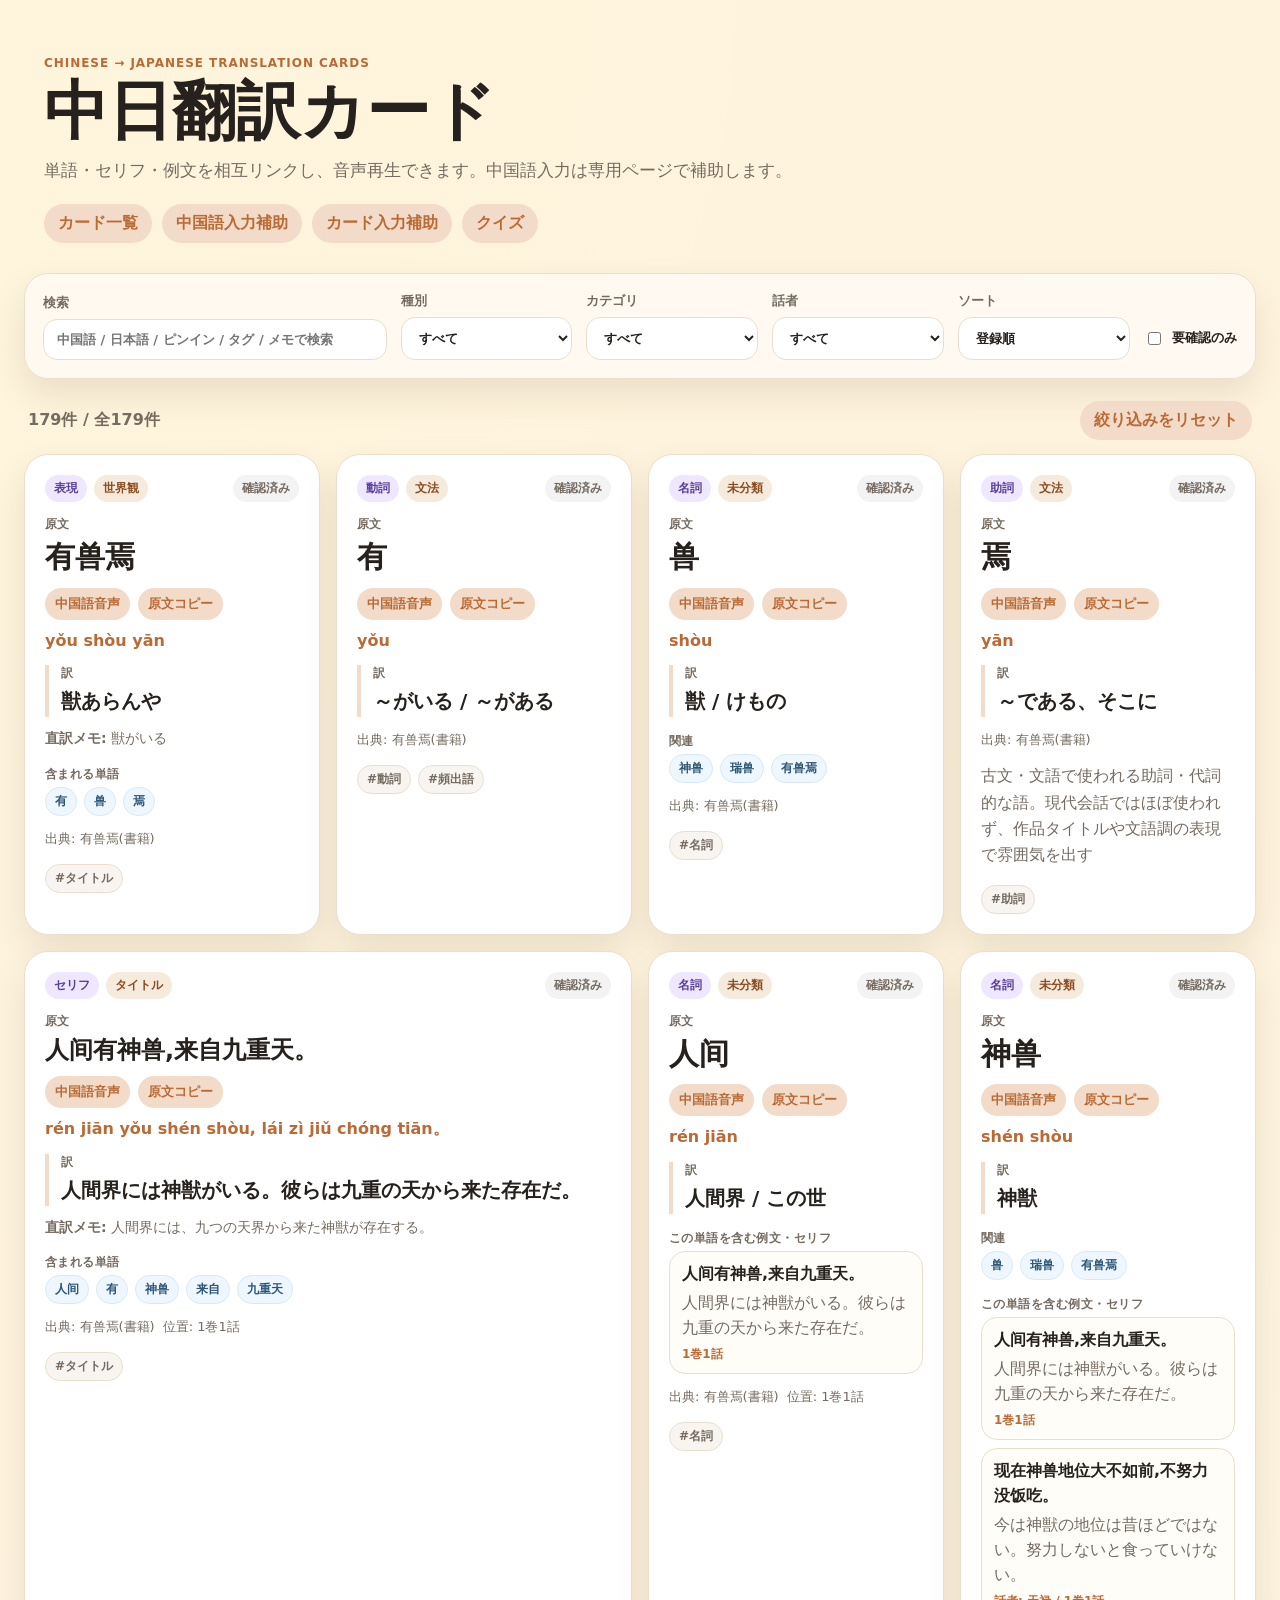
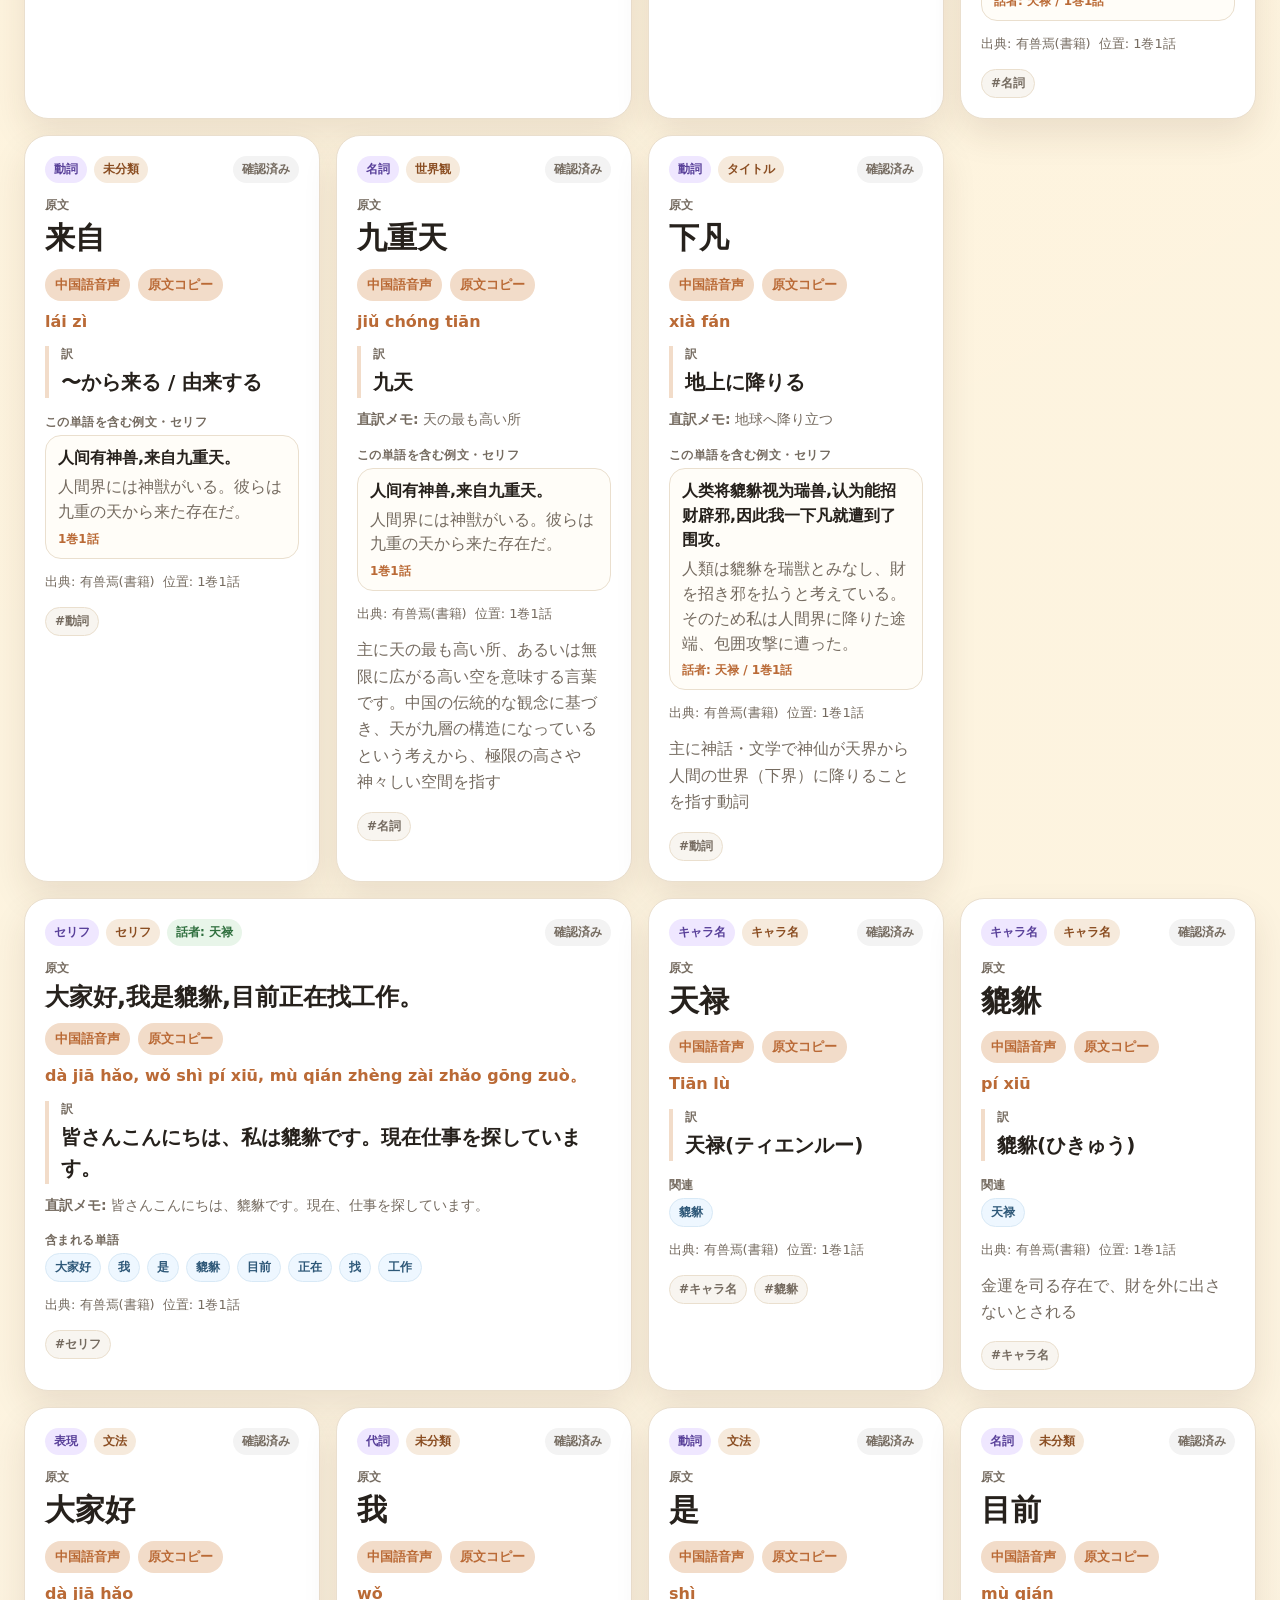
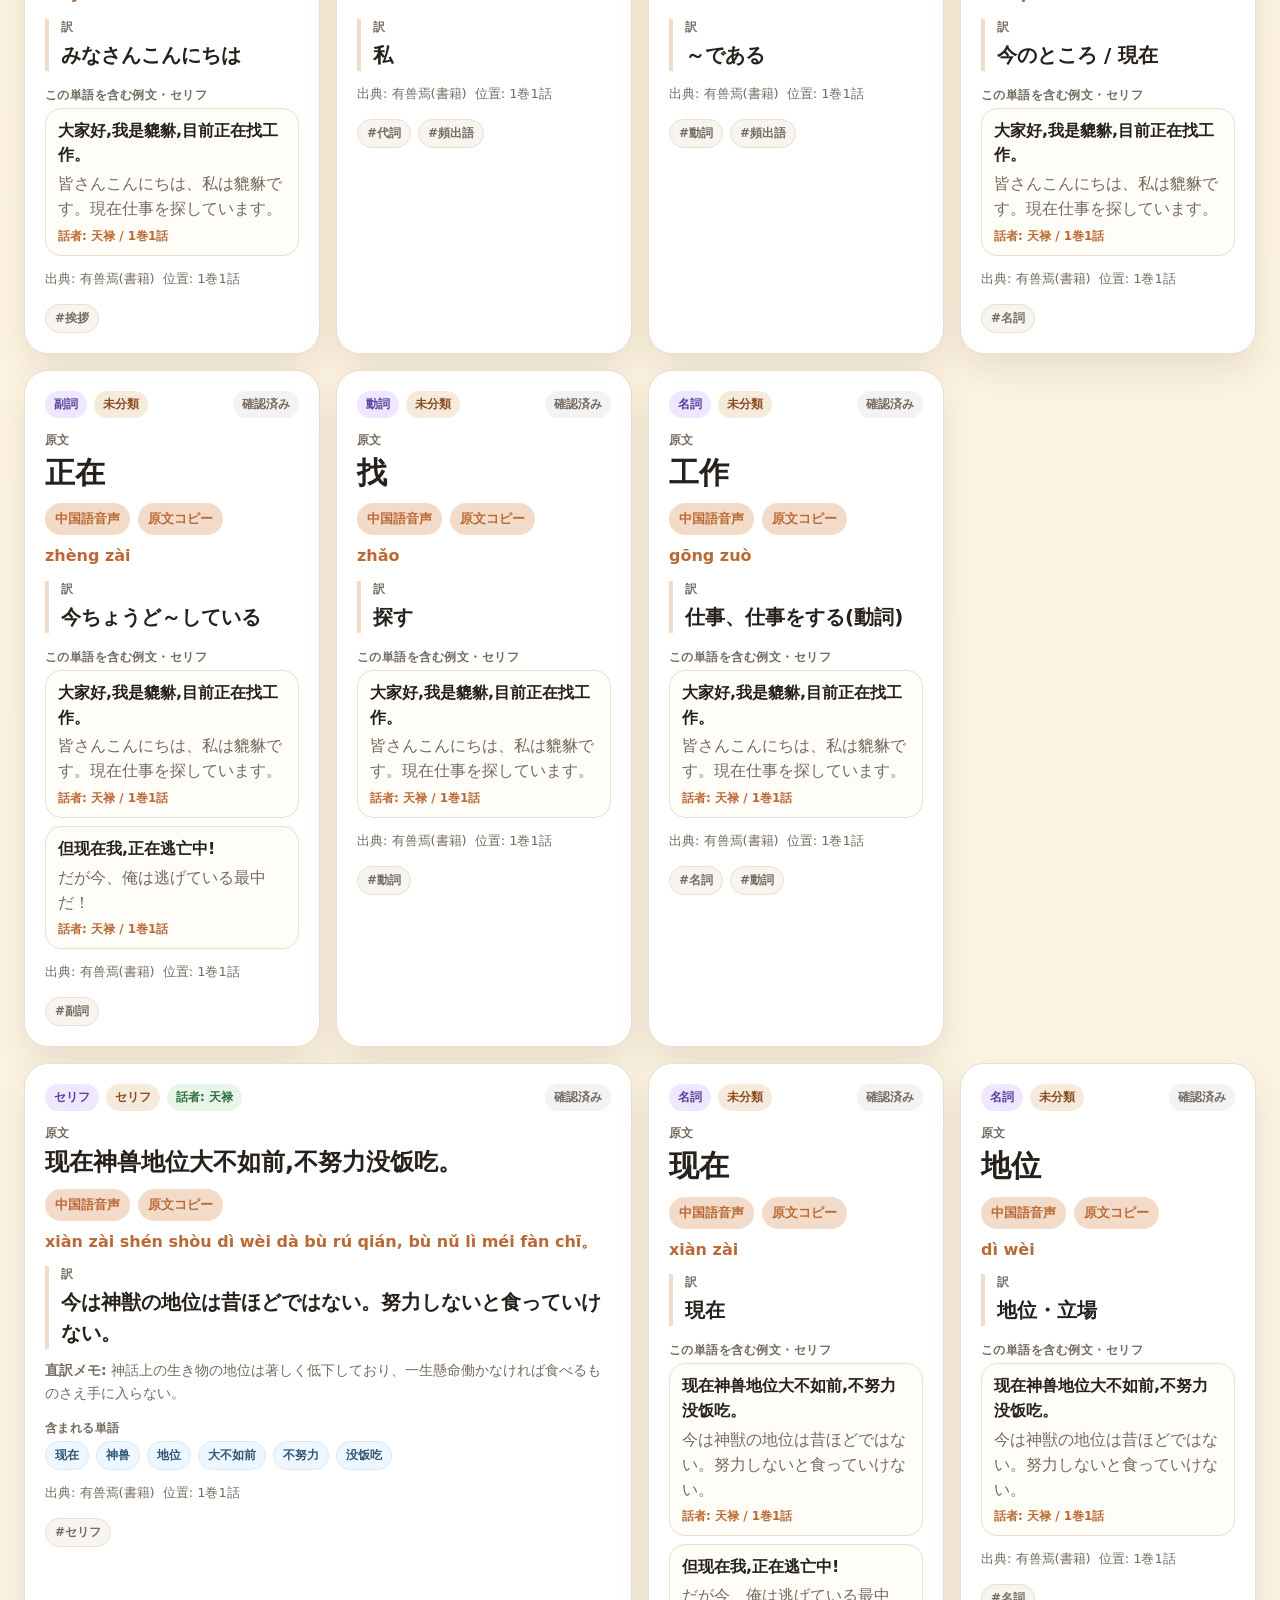
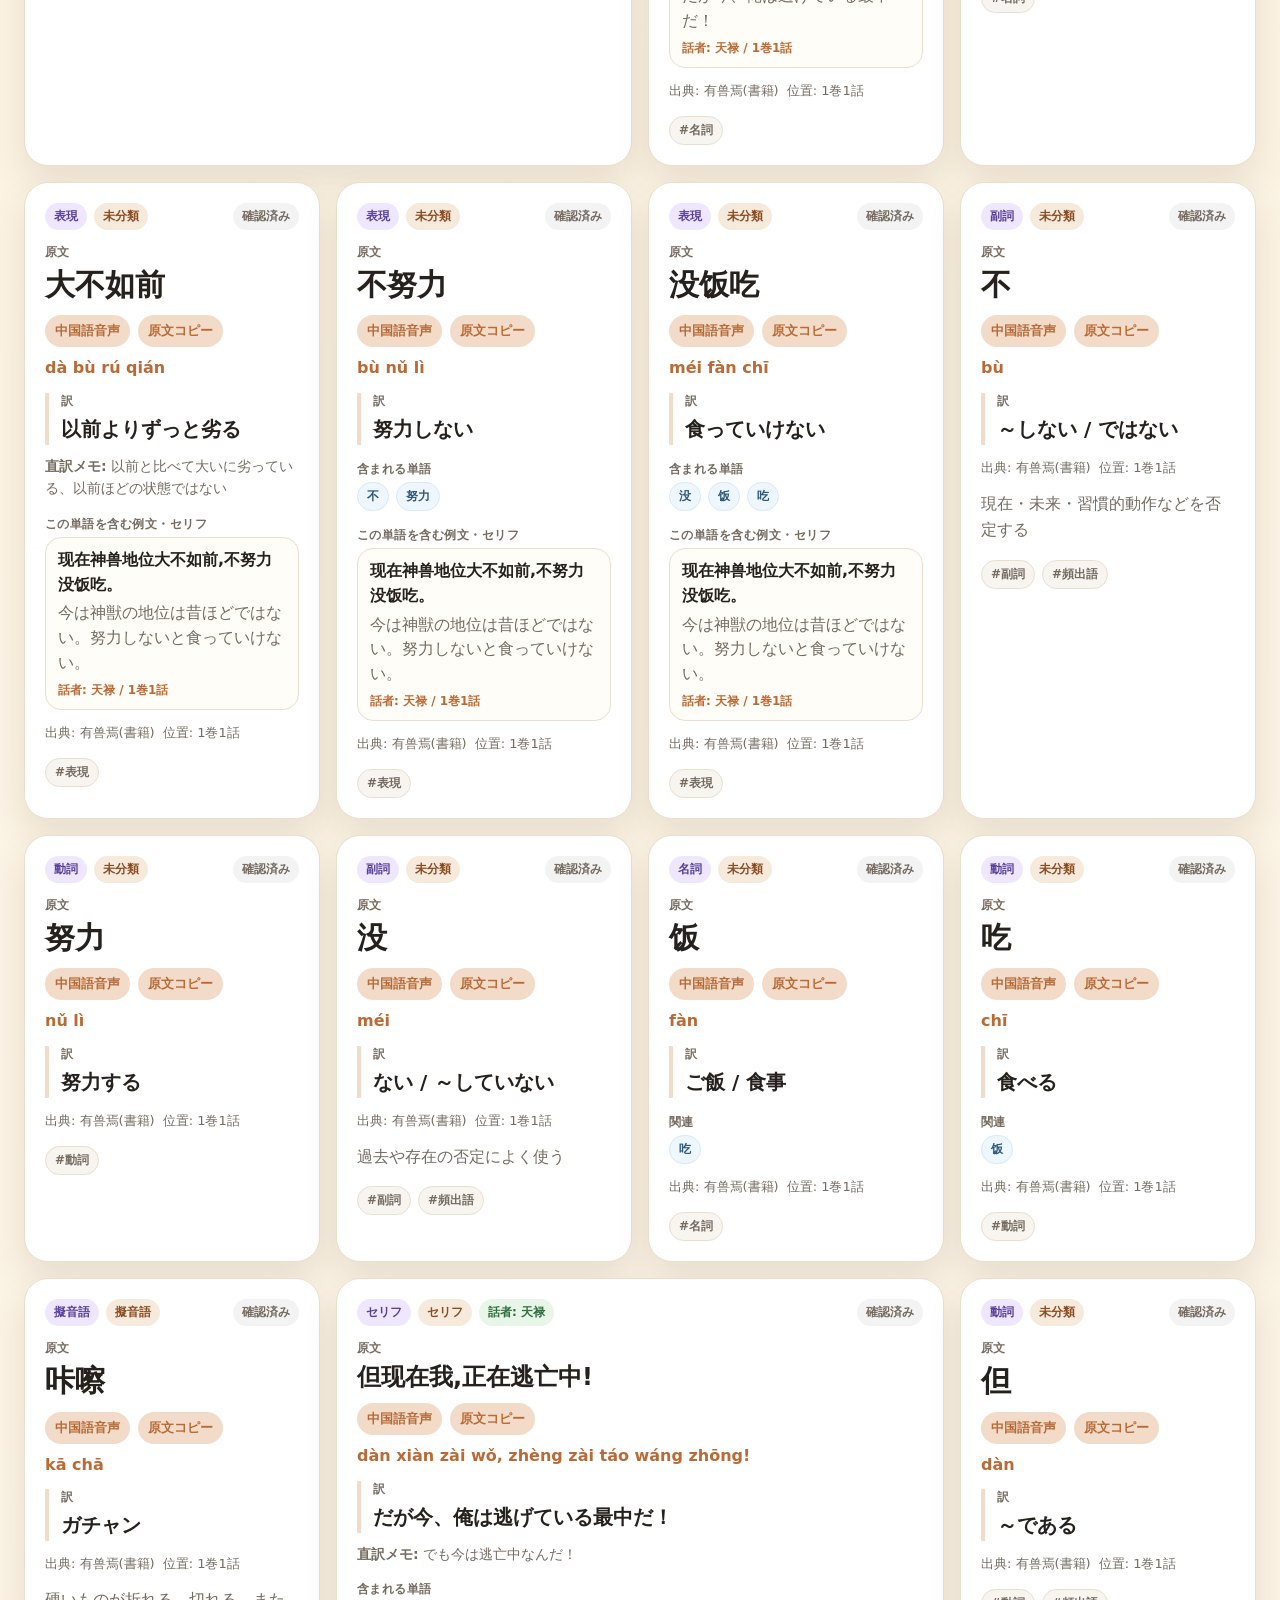
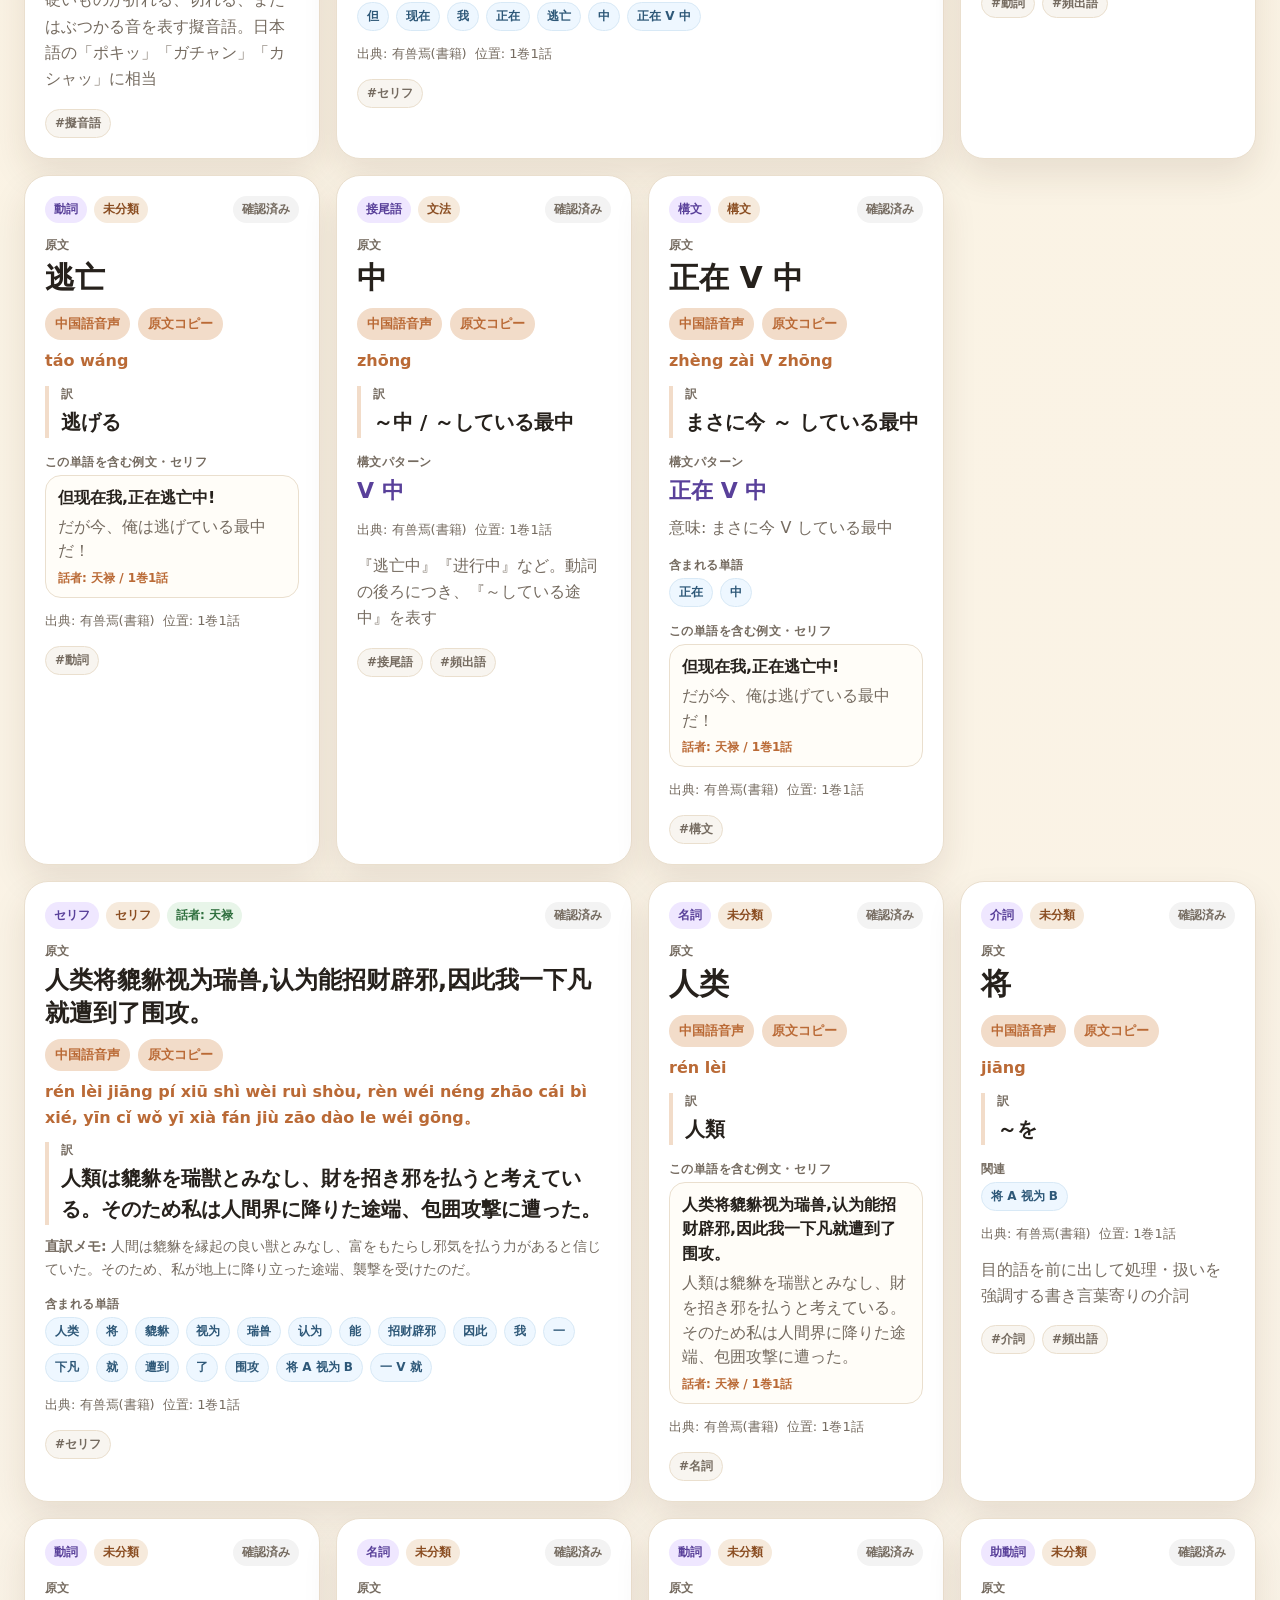
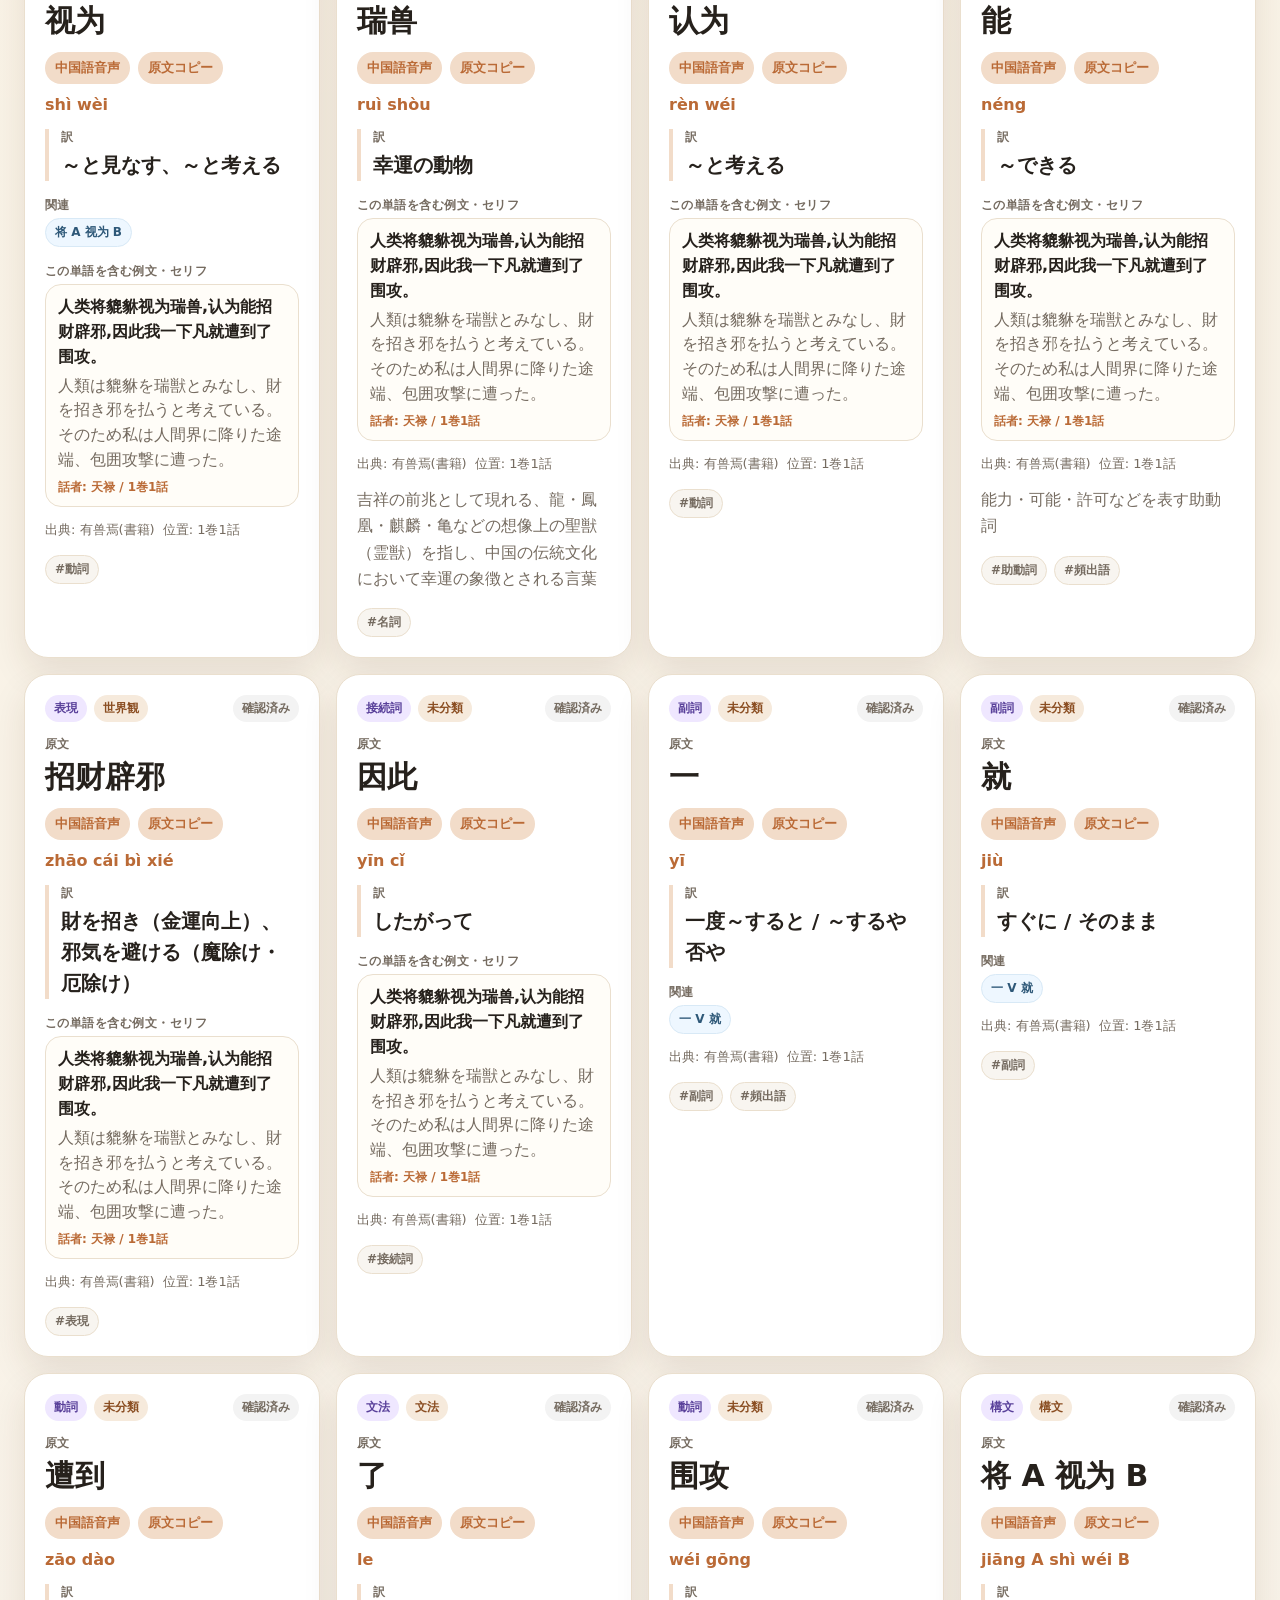
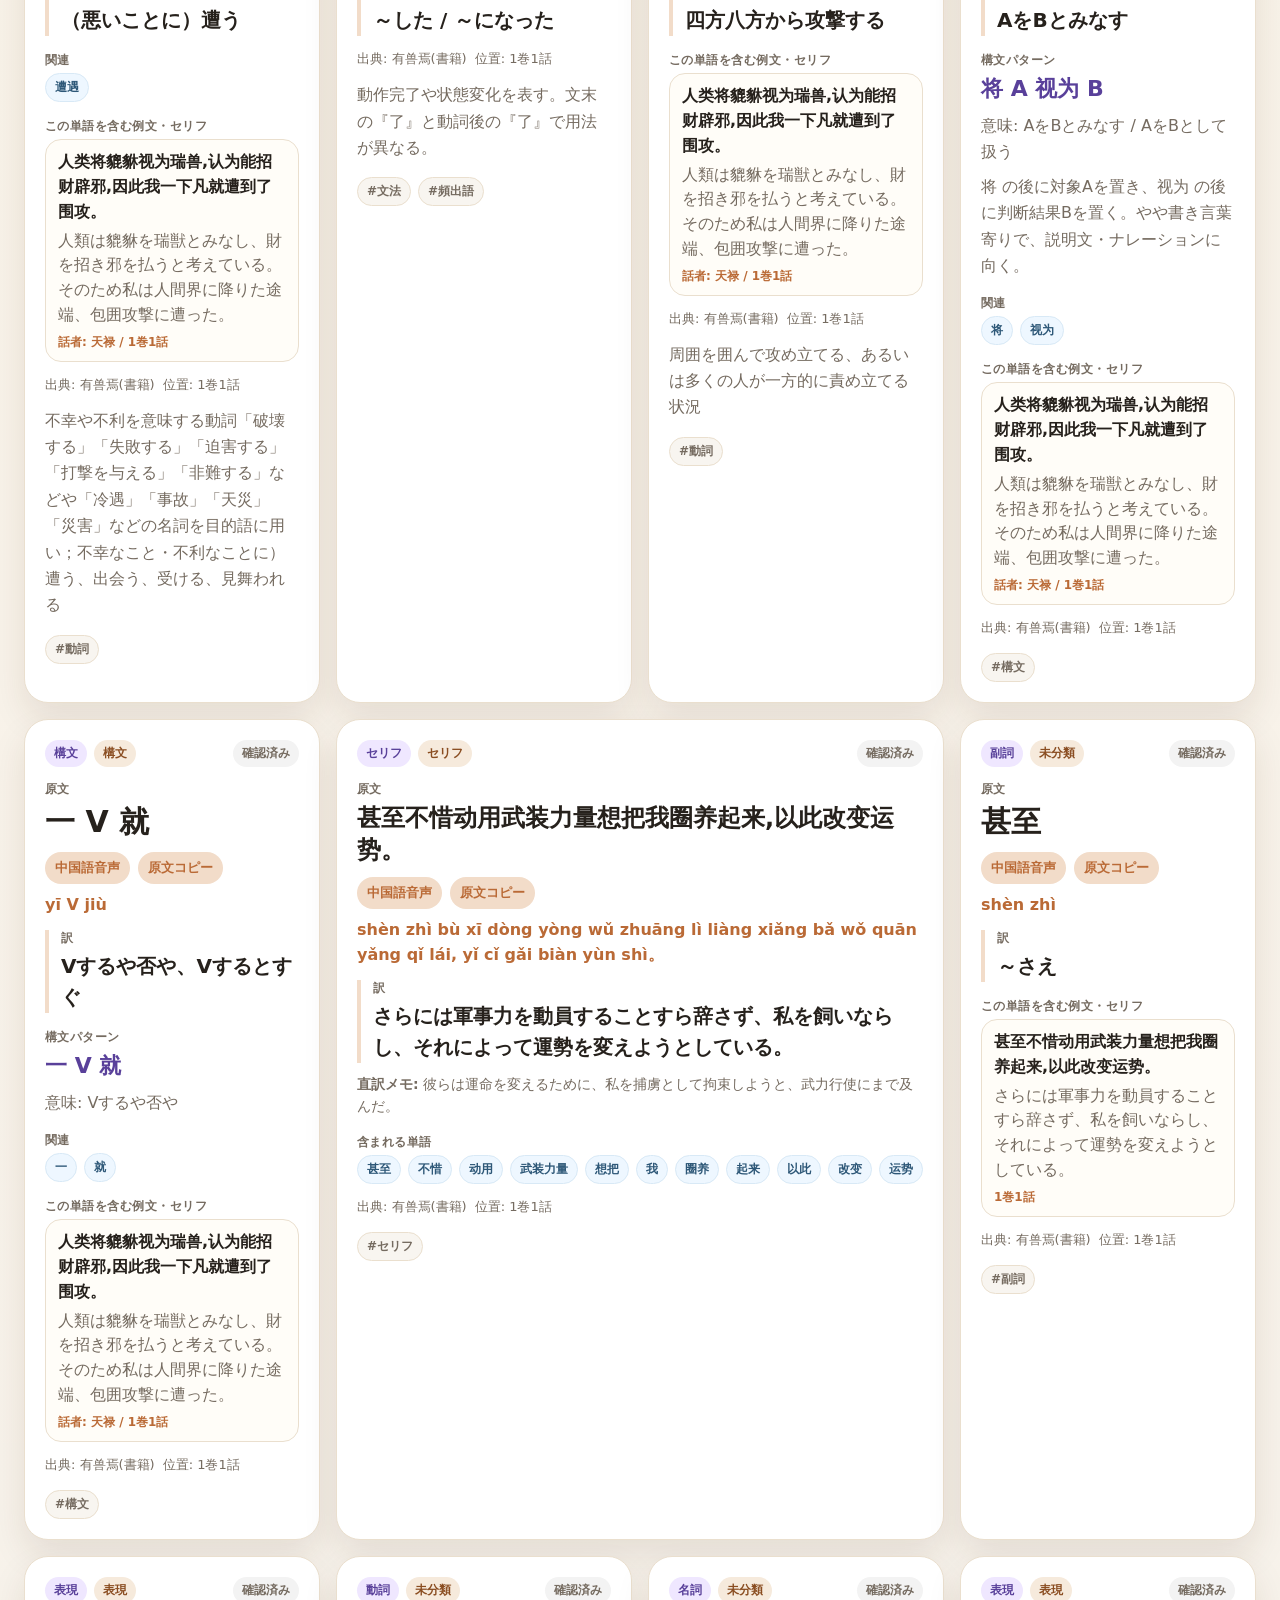
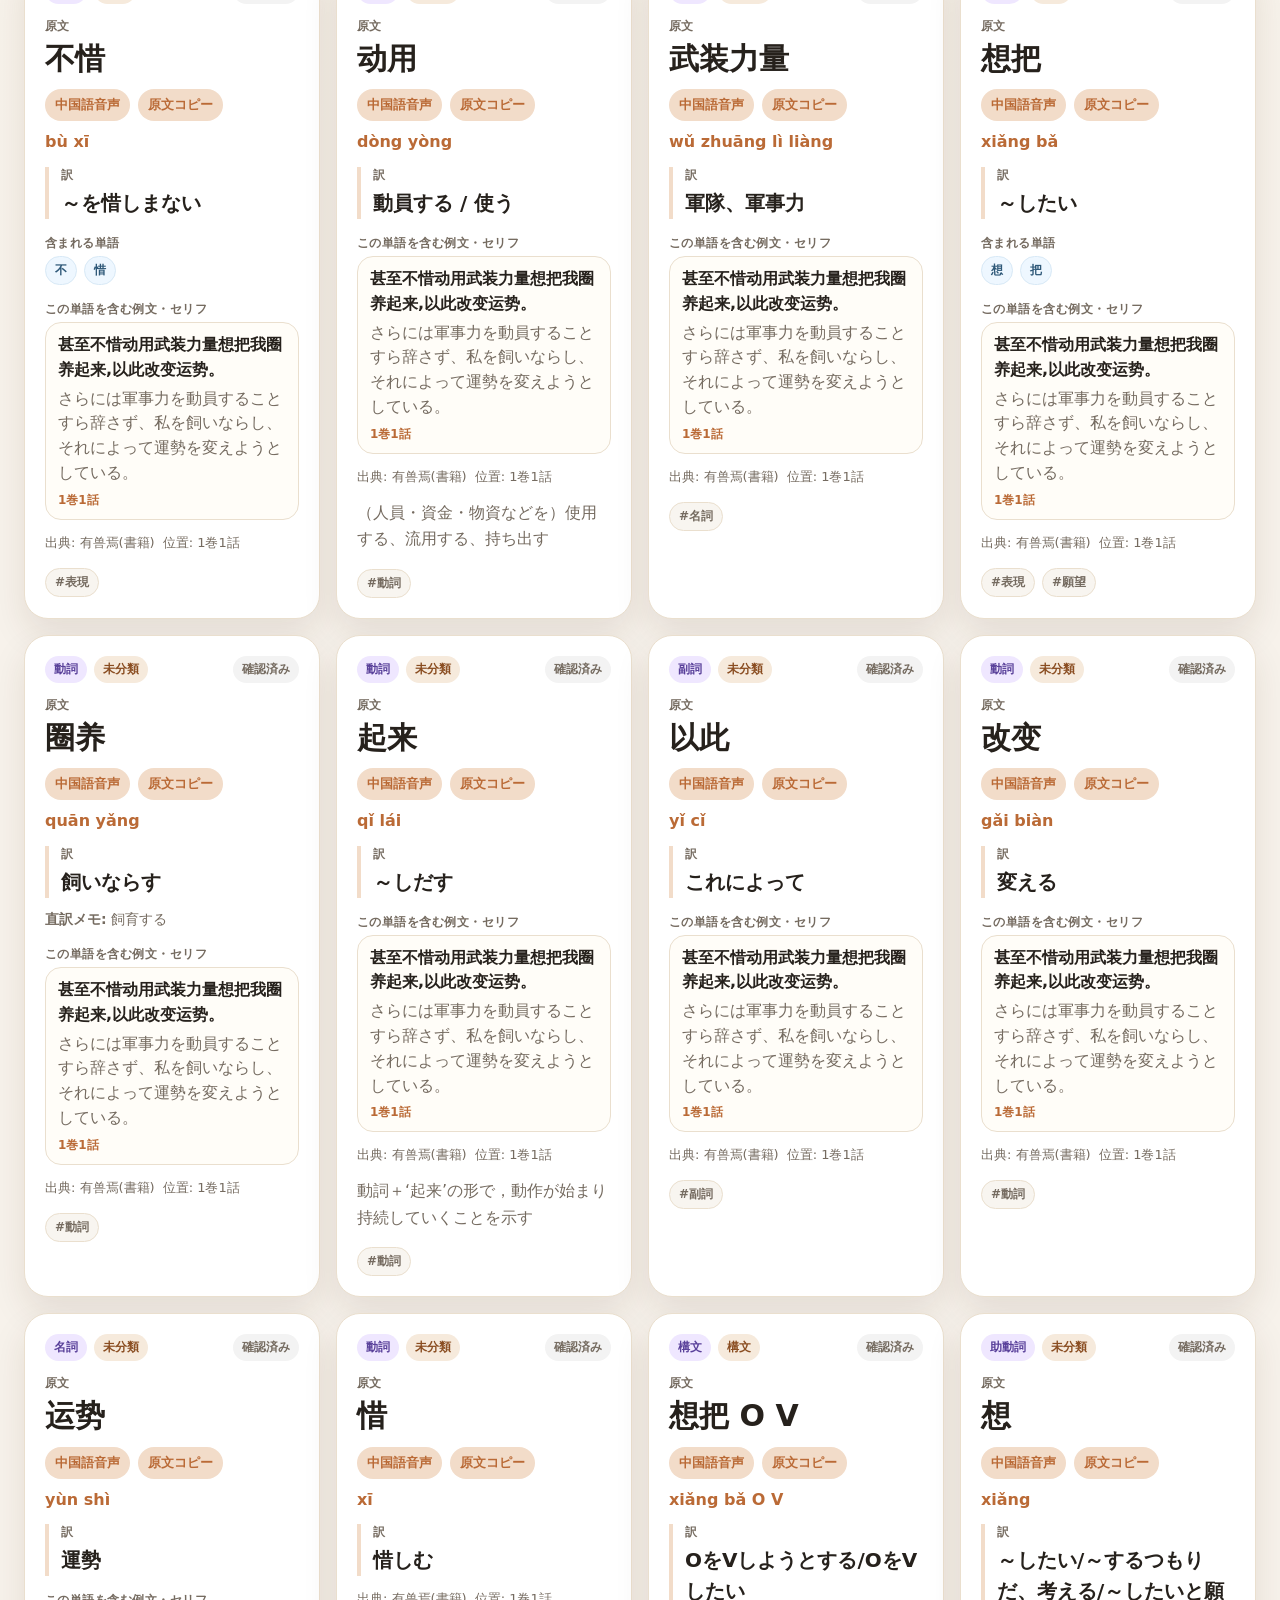
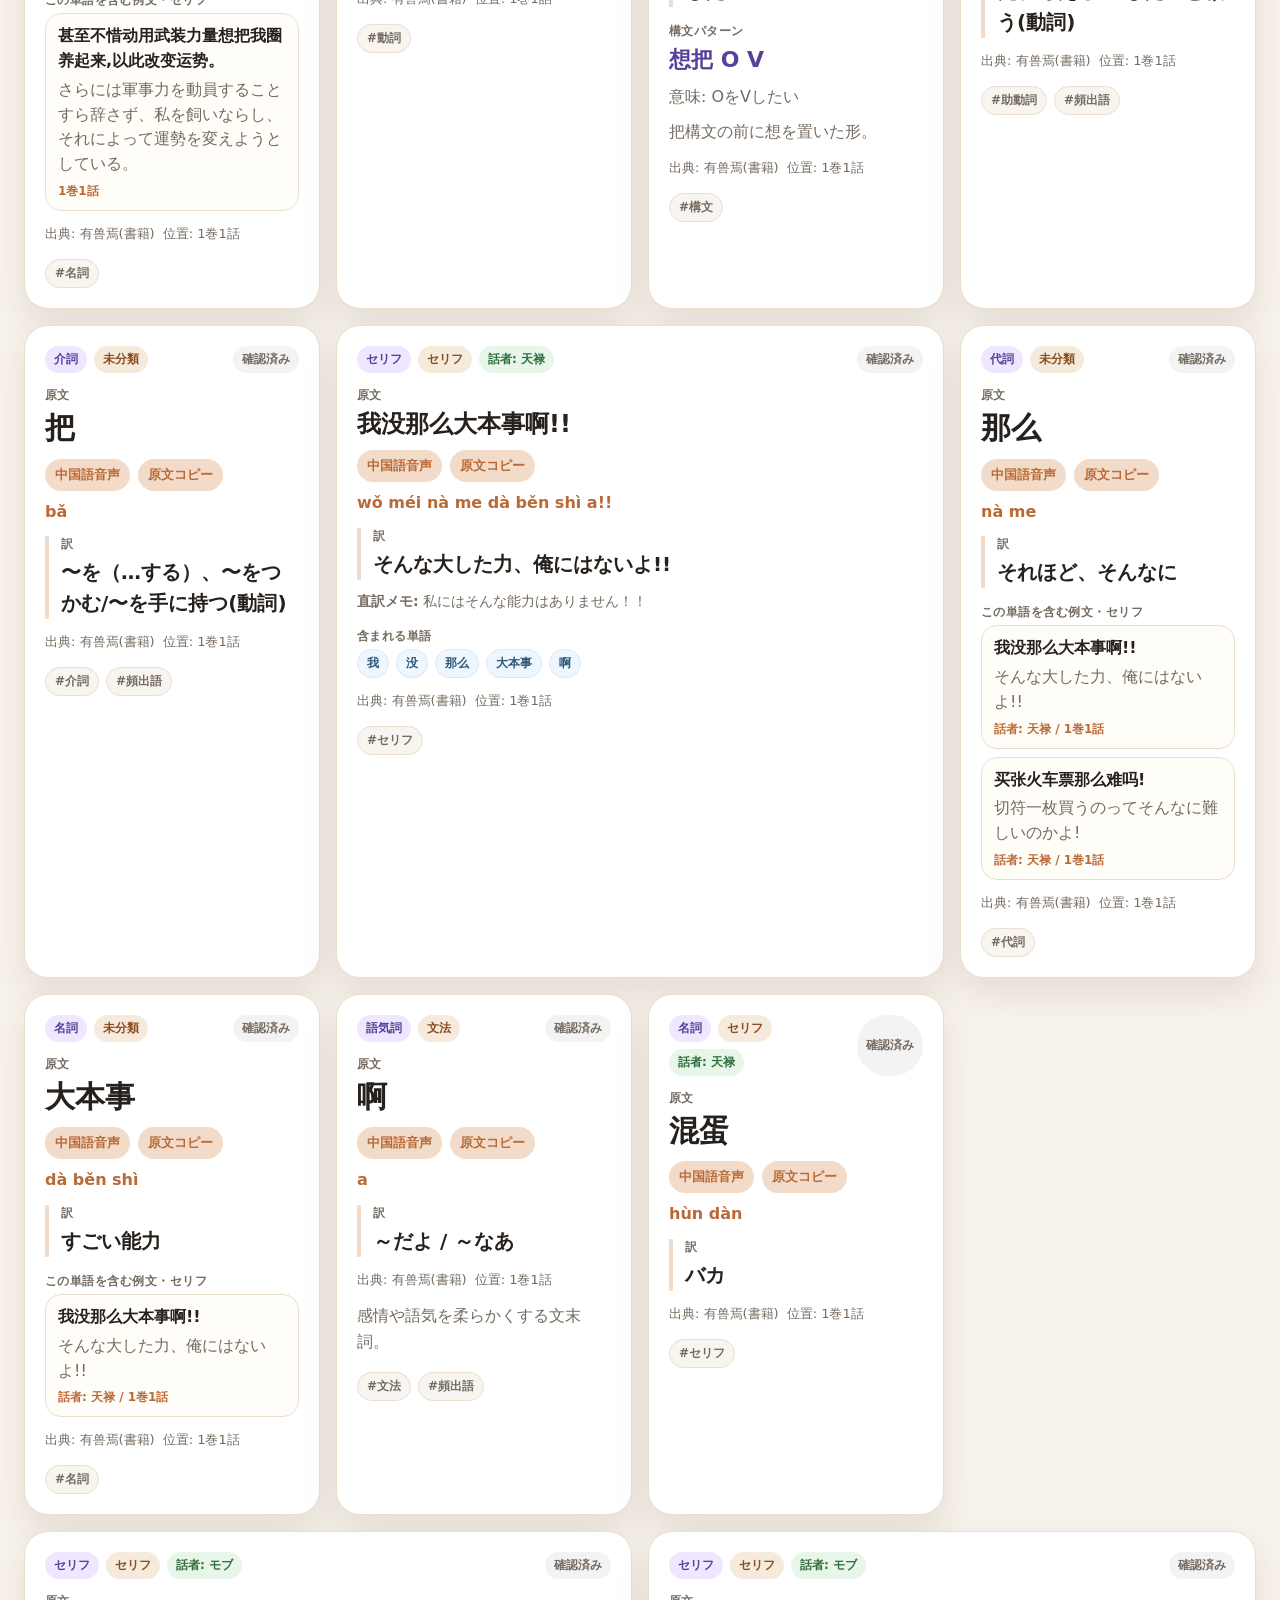
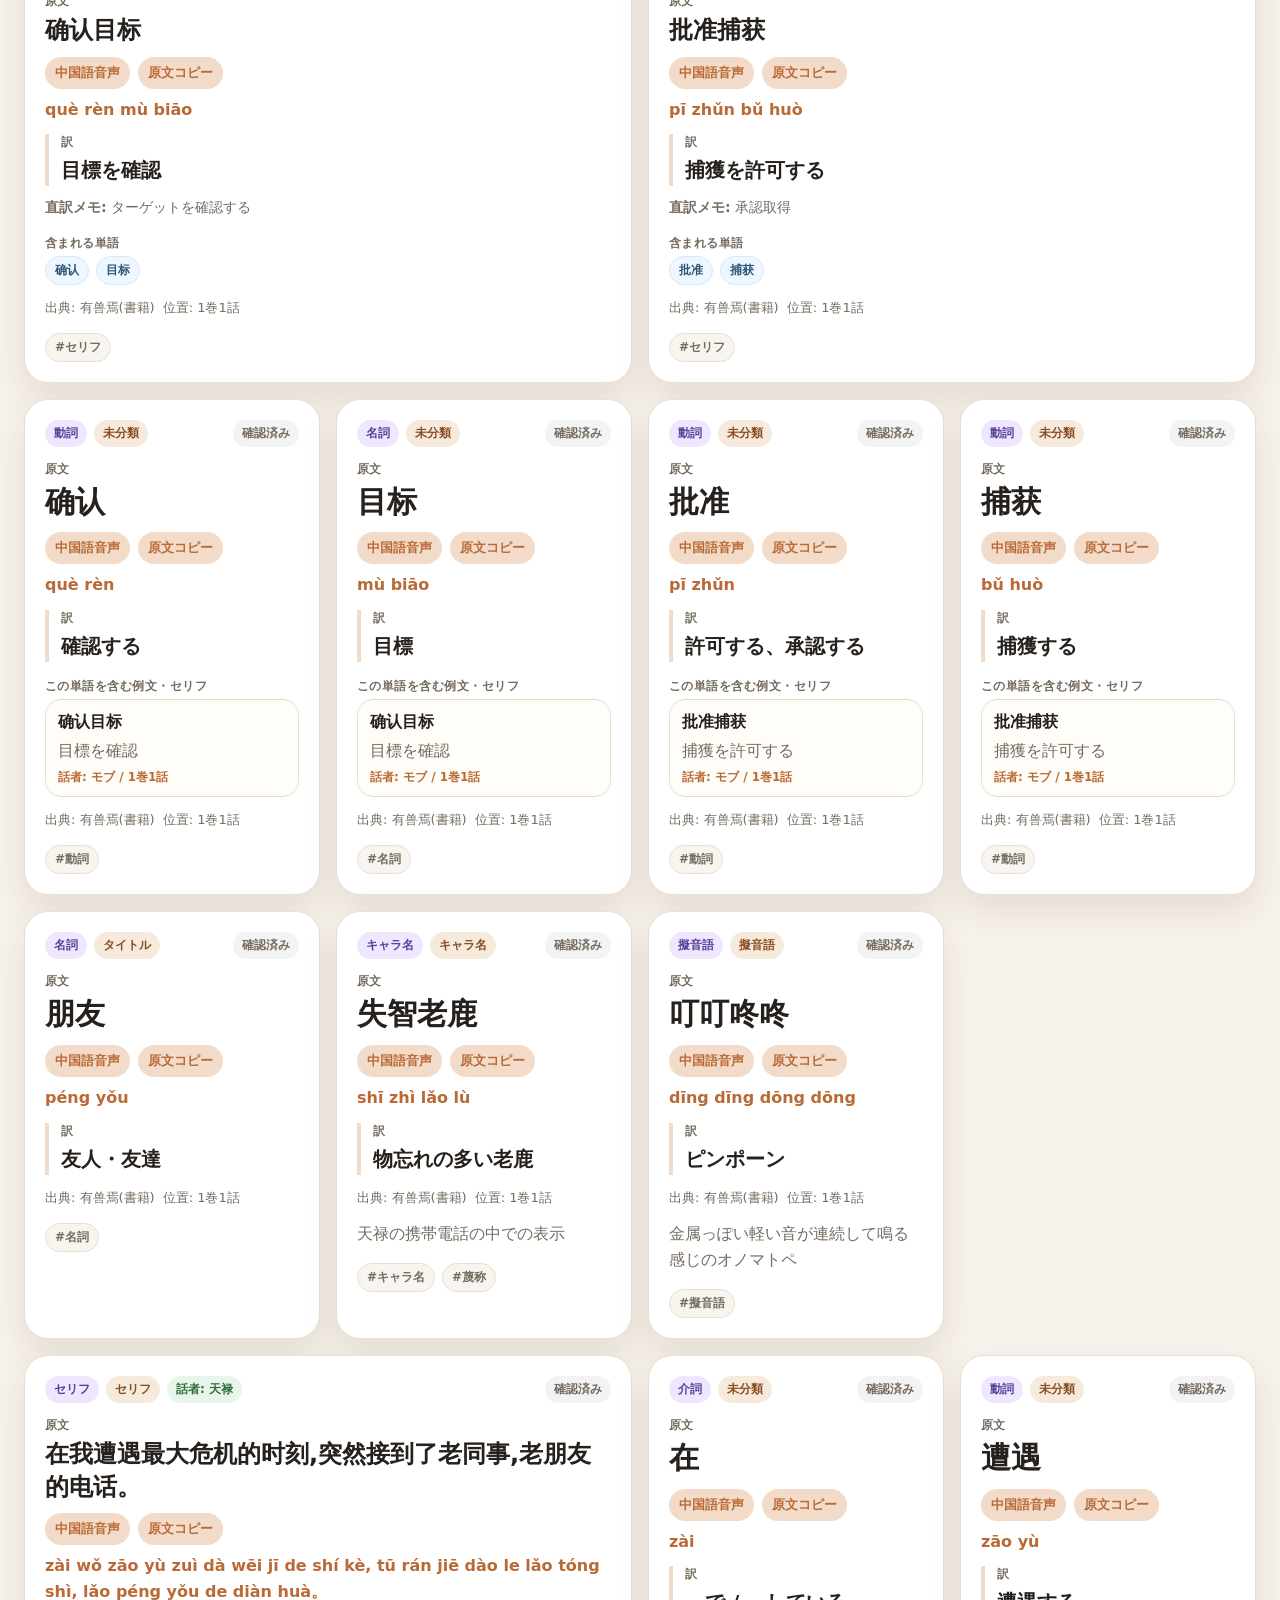
<file: index.html>
<!doctype html>
<html lang="ja">
<head>
  <meta charset="utf-8" />
  <meta name="viewport" content="width=device-width, initial-scale=1" />
  <title>中日翻訳カード</title>
  <link rel="stylesheet" href="style.css" />
</head>
<body>
  <header class="site-header">
    <div>
      <p class="eyebrow">Chinese → Japanese Translation Cards</p>
      <h1>中日翻訳カード</h1>
      <p class="lead">単語・セリフ・例文を相互リンクし、音声再生できます。中国語入力は専用ページで補助します。</p>
      <nav class="page-nav" aria-label="ページ移動">
        <a href="index.html">カード一覧</a>
        <a href="input.html">中国語入力補助</a>
        <a href="card-input.html">カード入力補助</a>
        <a href="quiz.html">クイズ</a>
      </nav>
    </div>
  </header>

  <main class="layout">

    <section class="controls" aria-label="検索とフィルター">
      <label>
        検索
        <input id="searchInput" type="search" placeholder="中国語 / 日本語 / ピンイン / タグ / メモで検索" />
      </label>

      <label>
        種別
        <select id="typeFilter">
          <option value="all">すべて</option>
        </select>
      </label>

      <label>
        カテゴリ
        <select id="categoryFilter">
          <option value="all">すべて</option>
        </select>
      </label>

      <label>
        話者
        <select id="speakerFilter">
          <option value="all">すべて</option>
        </select>
      </label>

      <label>
        ソート
        <select id="sortSelect">
          <option value="registered">登録順</option>
          <option value="speaker">話者順</option>
          <option value="zh">中国語順</option>
          <option value="pinyin">ピンイン順</option>
          <option value="category">カテゴリ順</option>
          <option value="type">種別順</option>
        </select>
      </label>

      <label class="checkbox-row">
        <input id="flagOnly" type="checkbox" />
        要確認のみ
      </label>
    </section>

    <section class="summary">
      <span id="countText">0件</span>
      <button id="resetButton" type="button">絞り込みをリセット</button>
    </section>

    <section id="cards" class="cards" aria-live="polite"></section>
  </main>

  <template id="cardTemplate">
    <article class="card">
      <div class="card-top">
        <div class="badges">
          <span class="type"></span>
          <span class="category"></span>
          <span class="speaker-badge"></span>
        </div>
        <span class="status"></span>
      </div>

      <div class="text-block">
        <p class="label">原文</p>
        <h2 class="zh"></h2>
        <div class="audio-row">
          <button class="speak-zh" type="button">中国語音声</button>
          <button class="copy-zh" type="button">原文コピー</button>
        </div>
      </div>

      <p class="pinyin"></p>

      <div class="text-block translation">
        <p class="label">訳</p>
        <p class="ja"></p>
      </div>

      <p class="literal"></p>

      <div class="syntax-block">
        <p class="label">構文パターン</p>
        <p class="pattern"></p>
        <p class="meaning"></p>
        <p class="usage"></p>
      </div>

      <div class="syntax-examples-block">
        <p class="label">構文例</p>
        <div class="syntax-examples"></div>
      </div>

      <div class="related-block">
        <p class="label">関連</p>
        <div class="related"></div>
      </div>

      <div class="contains-block">
        <p class="label">含まれる単語</p>
        <div class="contains"></div>
      </div>

      <div class="examples-block">
        <p class="label">この単語を含む例文・セリフ</p>
        <div class="examples"></div>
      </div>

      <div class="meta">
        <span class="source"></span>
        <span class="page"></span>
      </div>

      <p class="note"></p>
      <div class="tags"></div>
    </article>
  </template>

  <script src="app.js"></script>
</body>
</html>
</file>
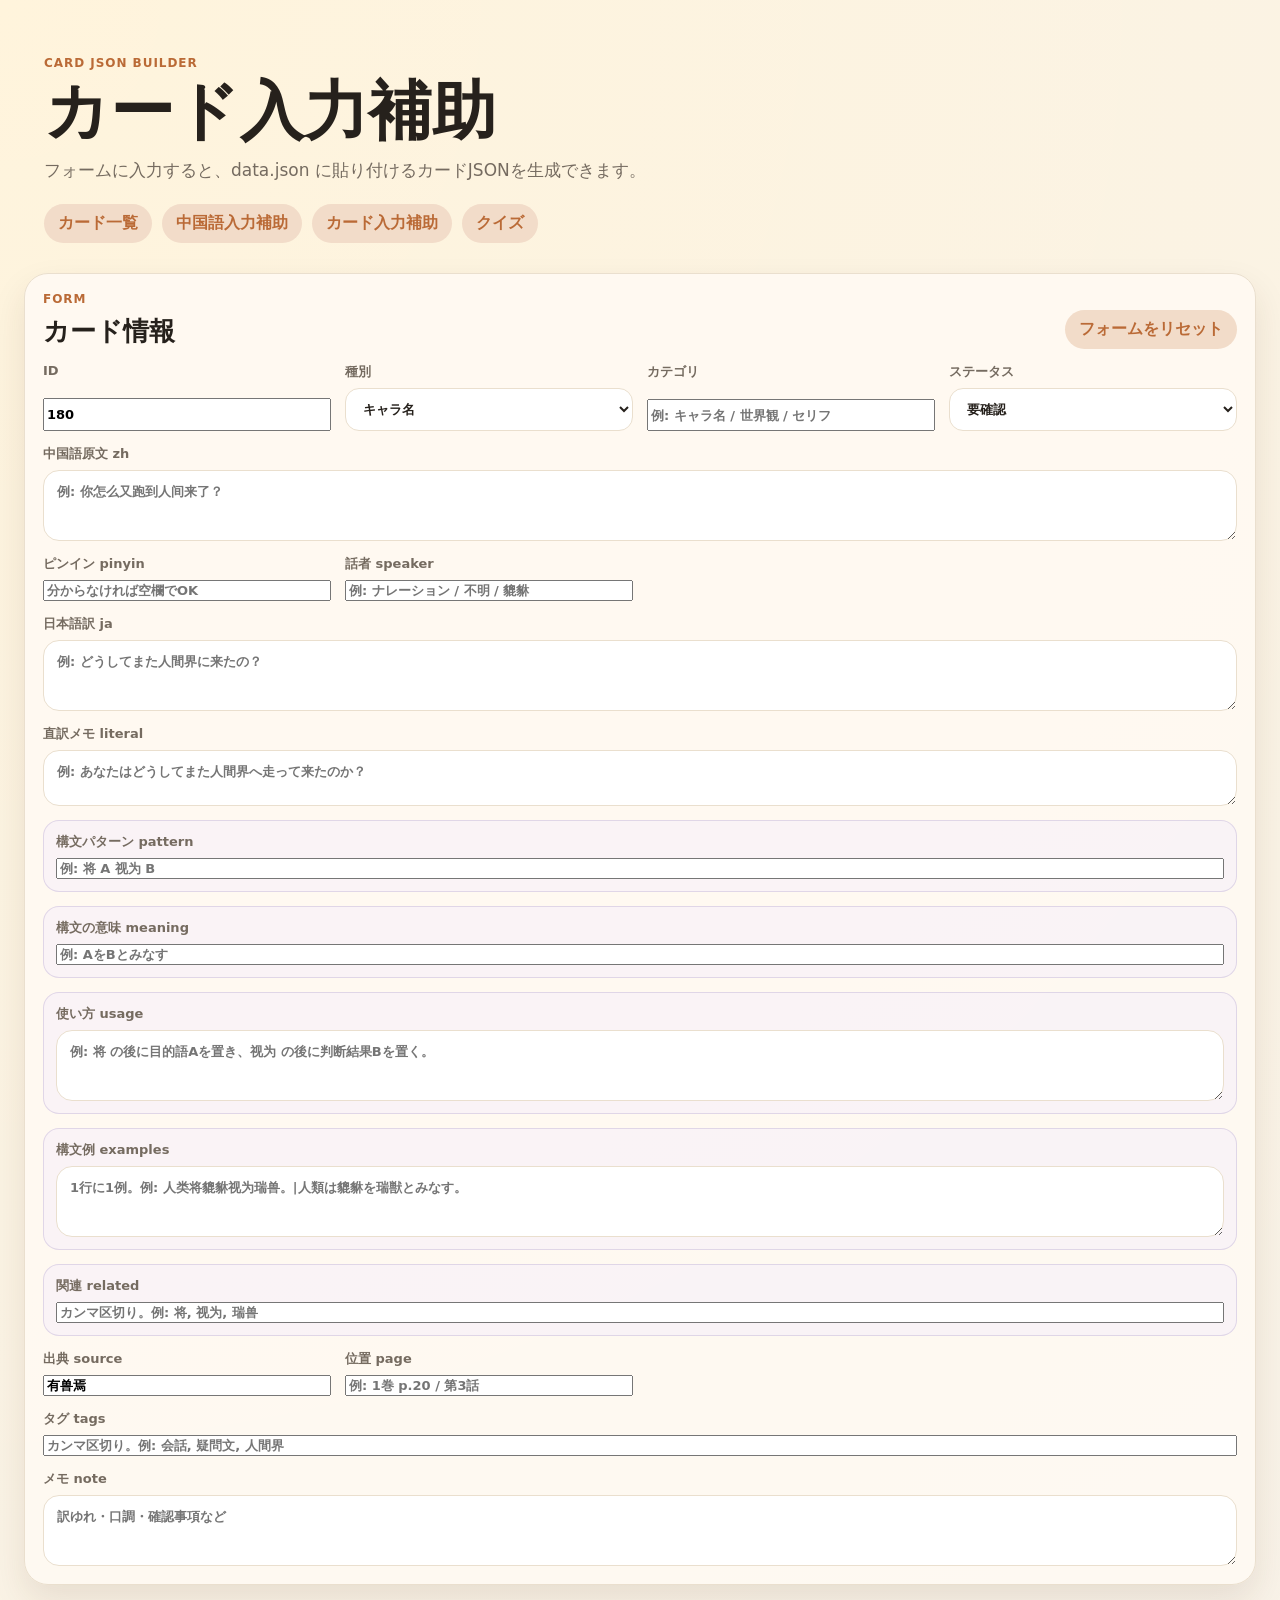
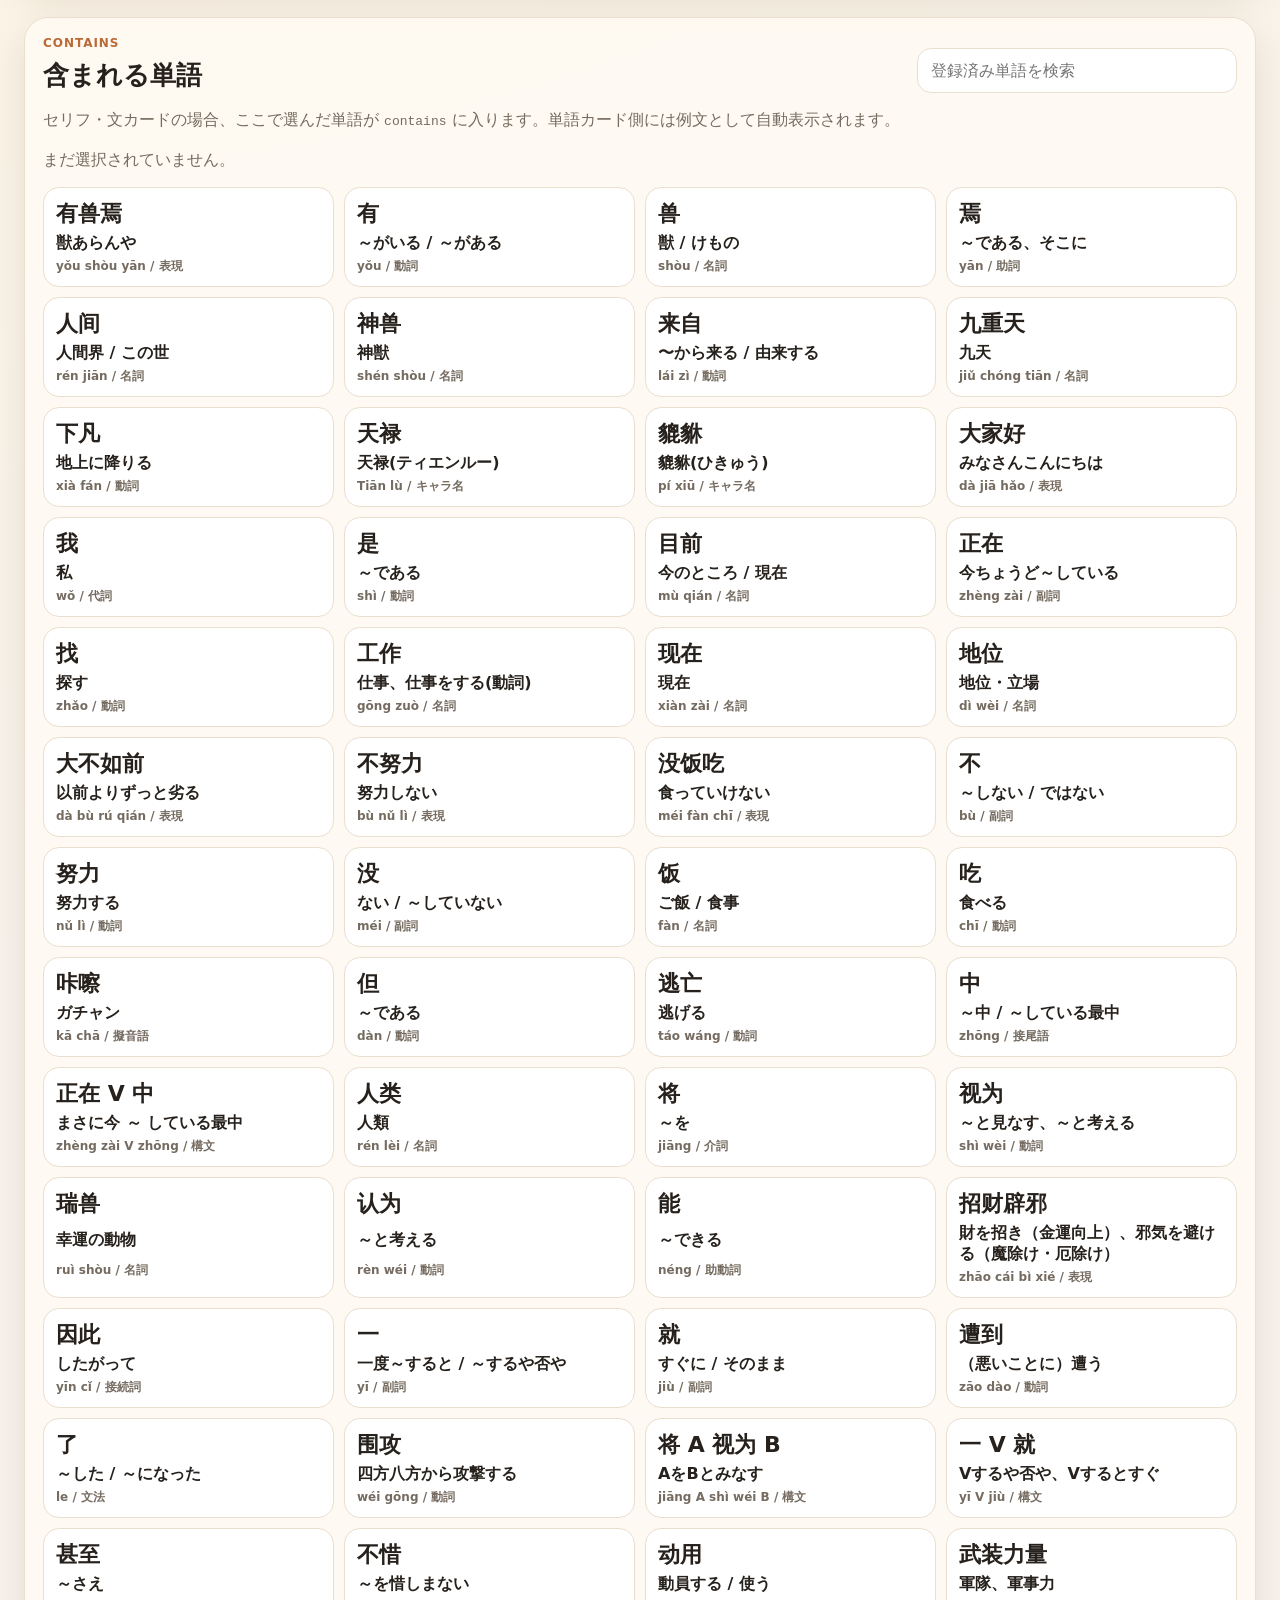
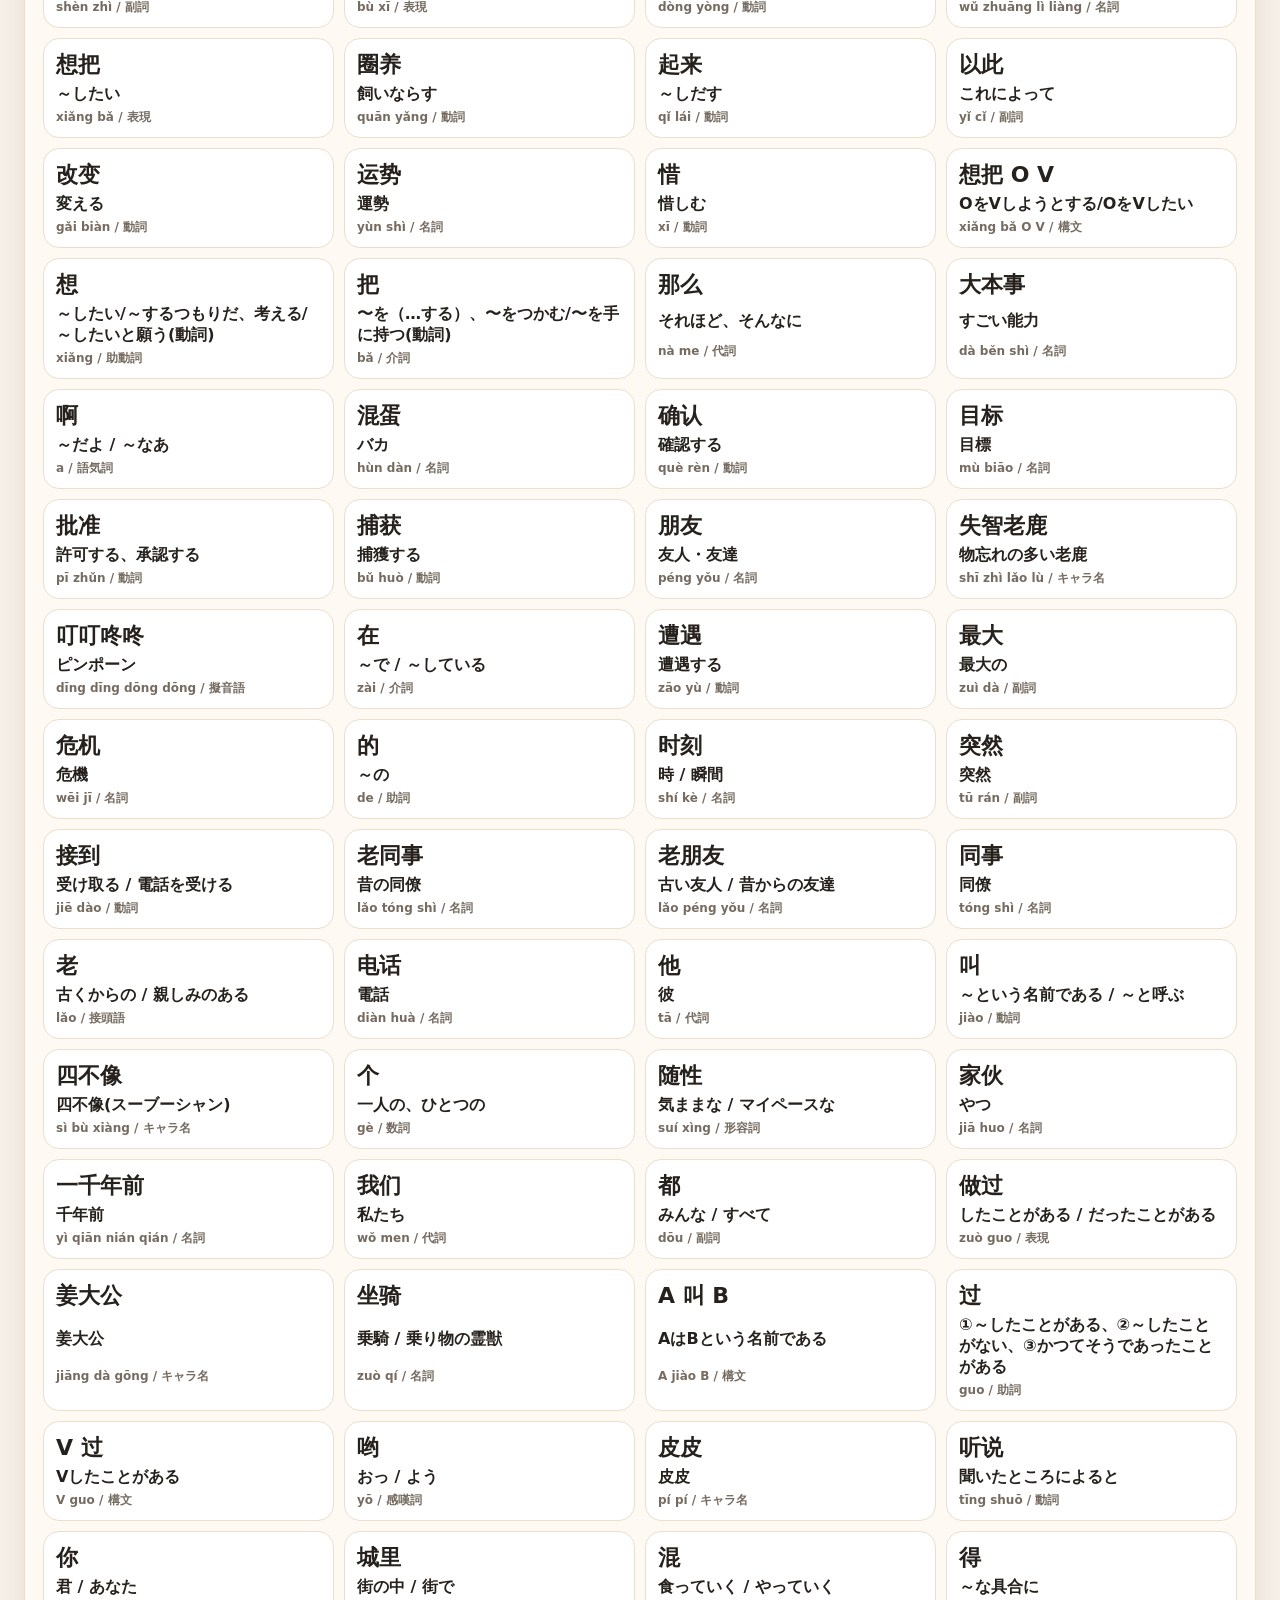
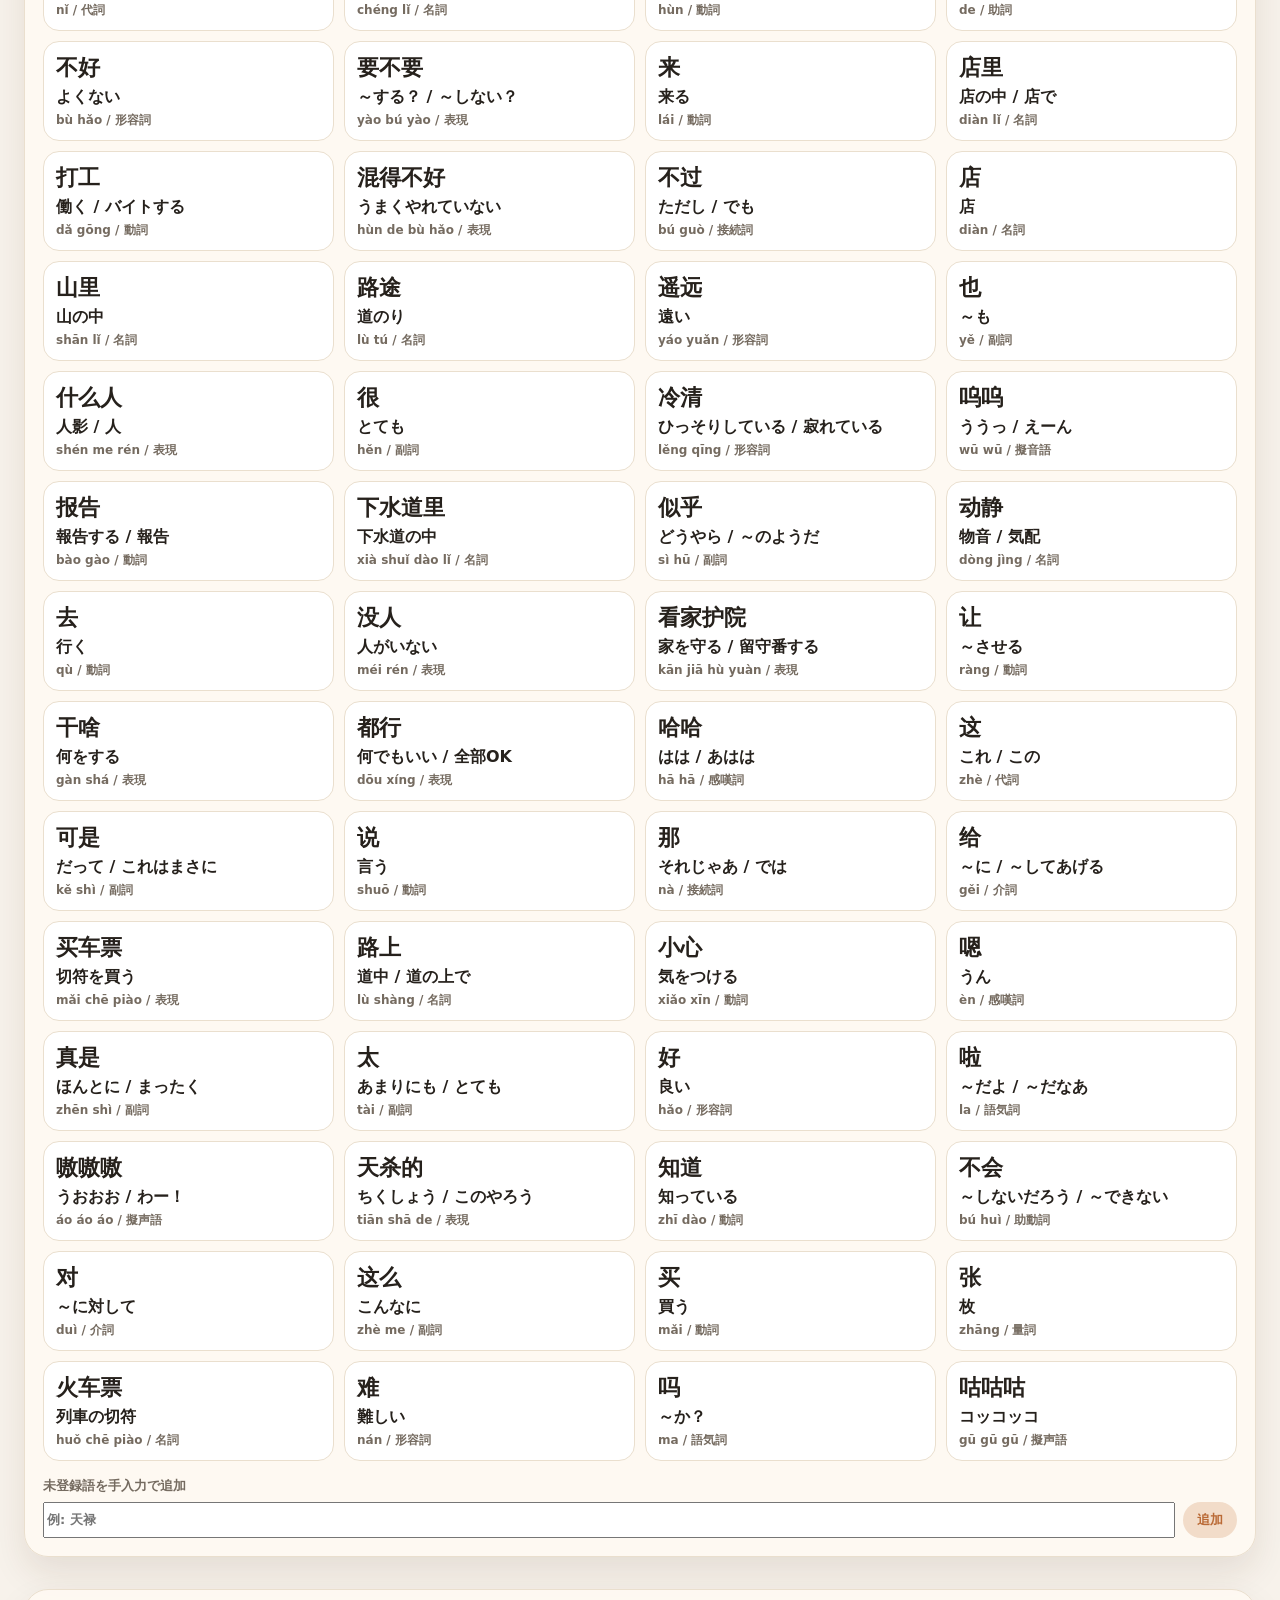
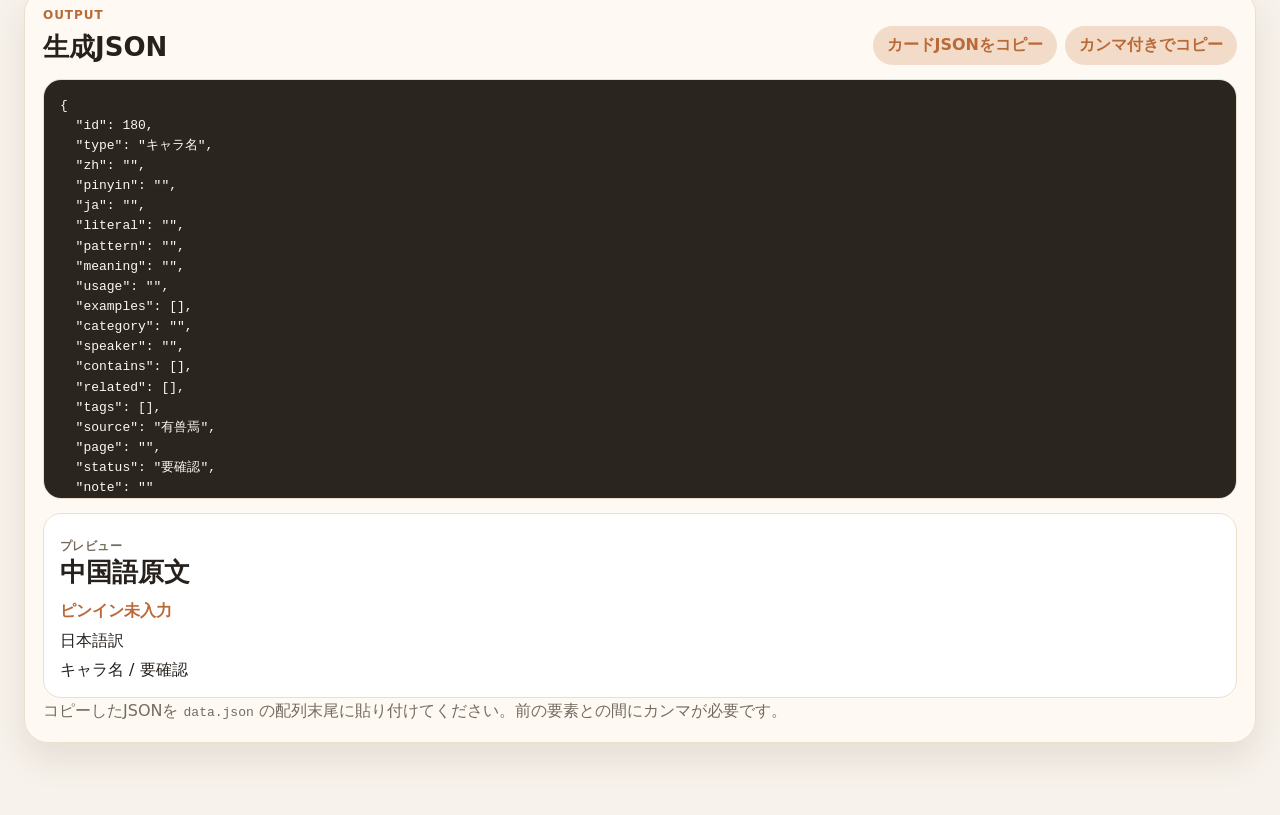
<file: card-input.html>
<!doctype html>
<html lang="ja">
<head>
  <meta charset="utf-8" />
  <meta name="viewport" content="width=device-width, initial-scale=1" />
  <title>カード入力補助 | 中日翻訳カード</title>
  <link rel="stylesheet" href="style.css" />
</head>
<body>
  <header class="site-header">
    <div>
      <p class="eyebrow">Card JSON Builder</p>
      <h1>カード入力補助</h1>
      <p class="lead">フォームに入力すると、data.json に貼り付けるカードJSONを生成できます。</p>
      <nav class="page-nav" aria-label="ページ移動">
        <a href="index.html">カード一覧</a>
        <a href="input.html">中国語入力補助</a>
        <a href="card-input.html">カード入力補助</a>
        <a href="quiz.html">クイズ</a>
      </nav>
    </div>
  </header>

  <main class="layout card-input-layout">
    <section class="input-page-panel">
      <div class="section-heading">
        <div>
          <p class="eyebrow">Form</p>
          <h2>カード情報</h2>
        </div>
        <button id="resetFormButton" type="button">フォームをリセット</button>
      </div>

      <form id="cardForm" class="card-form">
        <label>
          ID
          <input id="idInput" type="number" min="1" />
        </label>

        <label>
          種別
          <select id="typeInput">
            <option value="キャラ名">キャラ名</option>
            <option value="名詞">名詞</option>
            <option value="副詞">副詞</option>
            <option value="動詞">動詞</option>
            <option value="接続詞">接続詞</option>
            <option value="代詞">代詞</option>
            <option value="表現">表現</option>
            <option value="構文">構文</option>
            <option value="擬音語">擬音語</option>
            <option value="文">文</option>
            <option value="セリフ">セリフ</option>
            <option value="例文">例文</option>
            <option value="タイトル">タイトル</option>
          </select>
        </label>

        <label>
          カテゴリ
          <input id="categoryInput" list="categoryList" placeholder="例: キャラ名 / 世界観 / セリフ" />
          <datalist id="categoryList"></datalist>
        </label>

        <label>
          ステータス
          <select id="statusInput">
            <option value="要確認">要確認</option>
            <option value="確認済み">確認済み</option>
          </select>
        </label>

        <label class="wide-field">
          中国語原文 zh
          <textarea id="zhInput" rows="3" placeholder="例: 你怎么又跑到人间来了？"></textarea>
        </label>

        <label>
          ピンイン pinyin
          <input id="pinyinInput" placeholder="分からなければ空欄でOK" />
        </label>

        <label>
          話者 speaker
          <input id="speakerInput" list="speakerList" placeholder="例: ナレーション / 不明 / 貔貅" />
          <datalist id="speakerList"></datalist>
        </label>

        <label class="wide-field">
          日本語訳 ja
          <textarea id="jaInput" rows="3" placeholder="例: どうしてまた人間界に来たの？"></textarea>
        </label>

        <label class="wide-field">
          直訳メモ literal
          <textarea id="literalInput" rows="2" placeholder="例: あなたはどうしてまた人間界へ走って来たのか？"></textarea>
        </label>

        <label class="wide-field syntax-field">
          構文パターン pattern
          <input id="patternInput" placeholder="例: 将 A 视为 B" />
        </label>

        <label class="wide-field syntax-field">
          構文の意味 meaning
          <input id="meaningInput" placeholder="例: AをBとみなす" />
        </label>

        <label class="wide-field syntax-field">
          使い方 usage
          <textarea id="usageInput" rows="3" placeholder="例: 将 の後に目的語Aを置き、视为 の後に判断結果Bを置く。"></textarea>
        </label>

        <label class="wide-field syntax-field">
          構文例 examples
          <textarea id="examplesInput" rows="3" placeholder="1行に1例。例: 人类将貔貅视为瑞兽。|人類は貔貅を瑞獣とみなす。"></textarea>
        </label>

        <label class="wide-field syntax-field">
          関連 related
          <input id="relatedInput" placeholder="カンマ区切り。例: 将, 视为, 瑞兽" />
        </label>

        <label>
          出典 source
          <input id="sourceInput" placeholder="例: 有兽焉" />
        </label>

        <label>
          位置 page
          <input id="pageInput" placeholder="例: 1巻 p.20 / 第3話" />
        </label>

        <label class="wide-field">
          タグ tags
          <input id="tagsInput" placeholder="カンマ区切り。例: 会話, 疑問文, 人間界" />
        </label>

        <label class="wide-field">
          メモ note
          <textarea id="noteInput" rows="3" placeholder="訳ゆれ・口調・確認事項など"></textarea>
        </label>
      </form>
    </section>

    <section class="input-page-panel">
      <div class="section-heading">
        <div>
          <p class="eyebrow">Contains</p>
          <h2>含まれる単語</h2>
        </div>
        <input id="containsSearch" type="search" placeholder="登録済み単語を検索" />
      </div>

      <p class="helper-note">
        セリフ・文カードの場合、ここで選んだ単語が <code>contains</code> に入ります。単語カード側には例文として自動表示されます。
      </p>

      <div id="selectedContains" class="selected-chips"></div>
      <div id="containsCandidates" class="contains-candidates"></div>

      <label class="wide-field manual-contains">
        未登録語を手入力で追加
        <div class="inline-input">
          <input id="manualContainsInput" placeholder="例: 天禄" />
          <button id="addManualContainsButton" type="button">追加</button>
        </div>
      </label>
    </section>

    <section class="input-page-panel output-panel">
      <div class="section-heading">
        <div>
          <p class="eyebrow">Output</p>
          <h2>生成JSON</h2>
        </div>
        <div class="helper-buttons">
          <button id="copyObjectButton" type="button">カードJSONをコピー</button>
          <button id="copyArrayItemButton" type="button">カンマ付きでコピー</button>
        </div>
      </div>

      <pre id="jsonOutput" class="json-output"></pre>

      <div class="preview-card">
        <p class="label">プレビュー</p>
        <h3 id="previewZh"></h3>
        <p id="previewPinyin" class="pinyin"></p>
        <p id="previewJa"></p>
        <p id="previewMeta"></p>
      </div>

      <p class="helper-note">
        コピーしたJSONを <code>data.json</code> の配列末尾に貼り付けてください。前の要素との間にカンマが必要です。
      </p>
    </section>
  </main>

  <script src="card-input.js"></script>
</body>
</html>
</file>
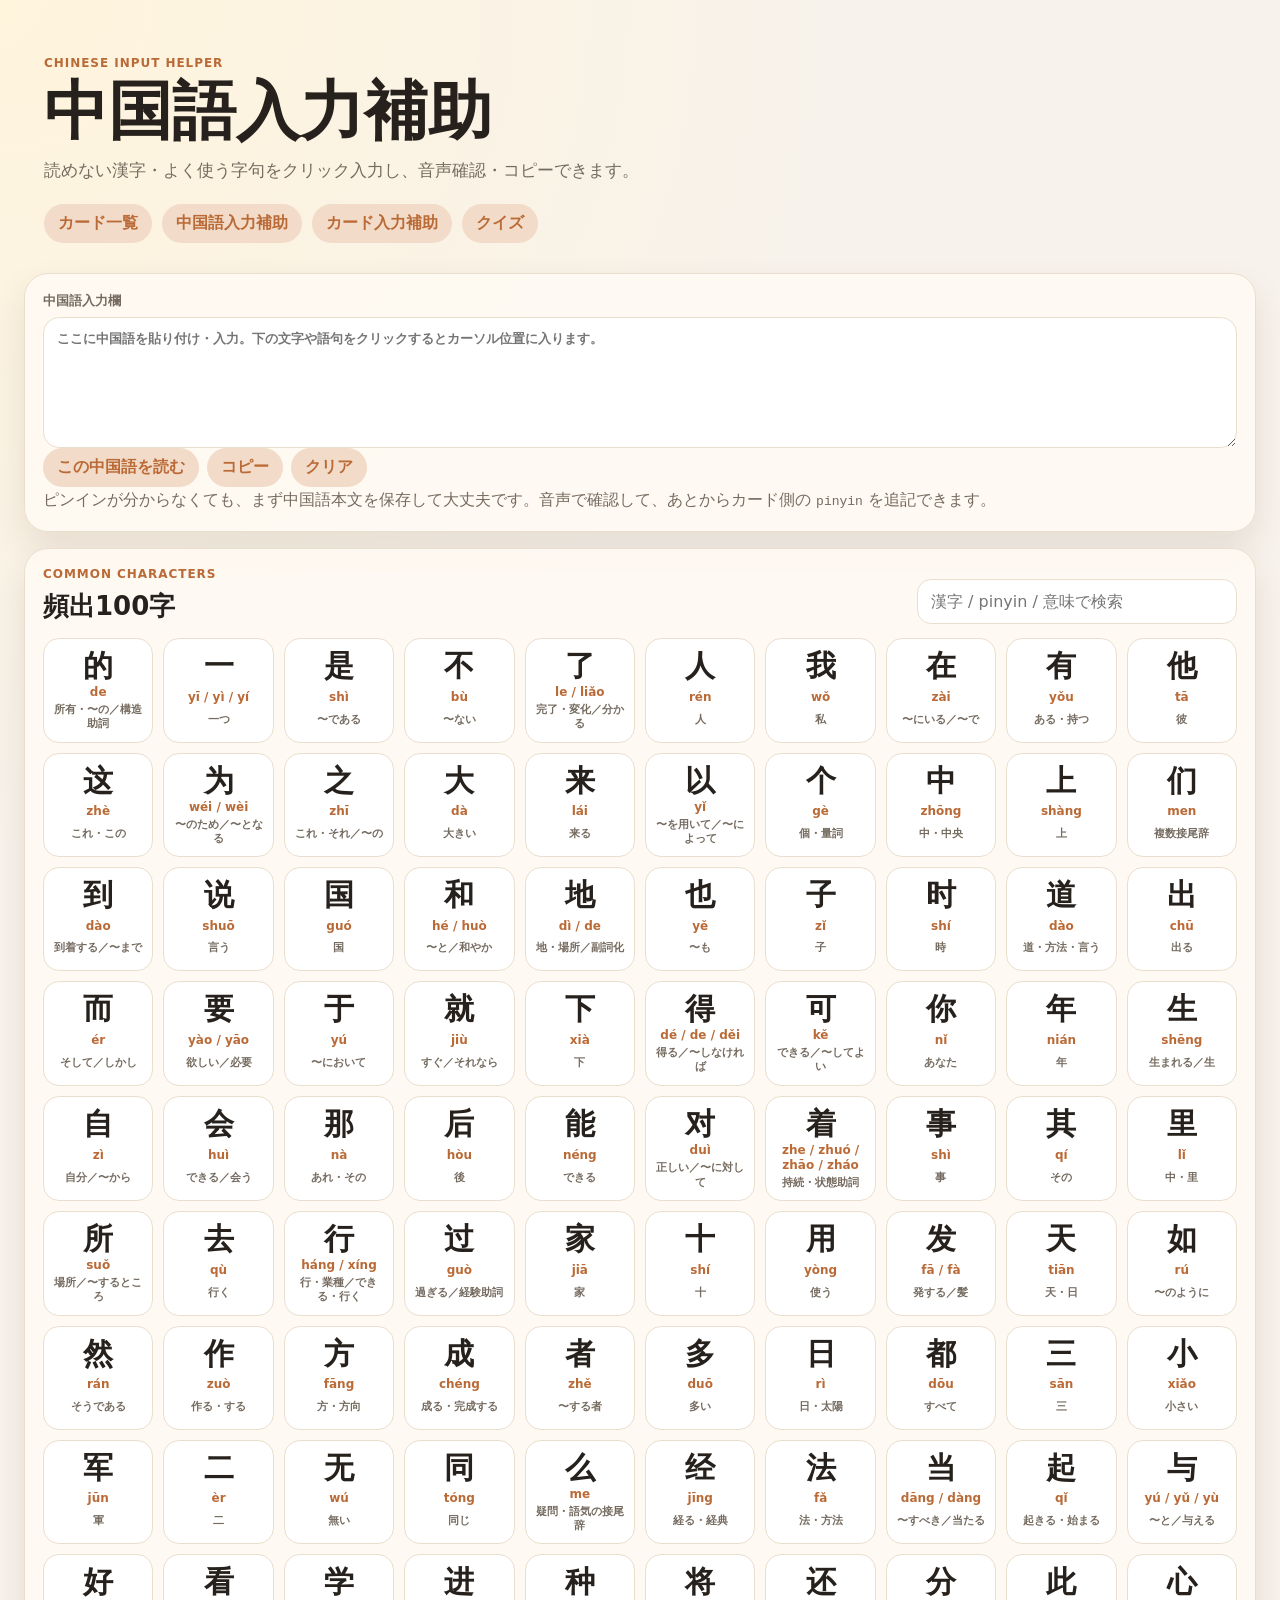
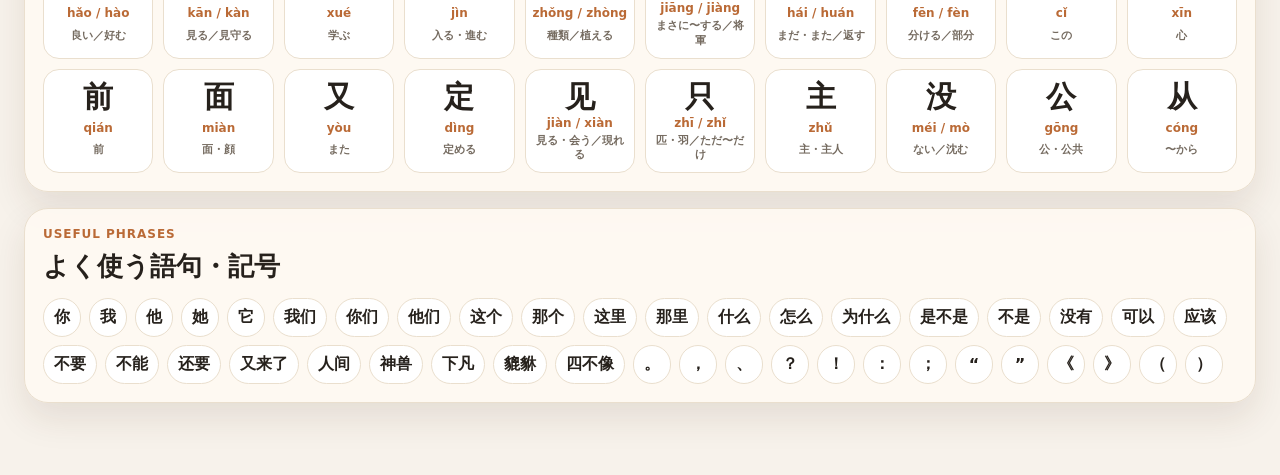
<file: input.html>
<!doctype html>
<html lang="ja">
<head>
  <meta charset="utf-8" />
  <meta name="viewport" content="width=device-width, initial-scale=1" />
  <title>中国語入力補助 | 中日翻訳カード</title>
  <link rel="stylesheet" href="style.css" />
</head>
<body>
  <header class="site-header">
    <div>
      <p class="eyebrow">Chinese Input Helper</p>
      <h1>中国語入力補助</h1>
      <p class="lead">読めない漢字・よく使う字句をクリック入力し、音声確認・コピーできます。</p>
      <nav class="page-nav" aria-label="ページ移動">
        <a href="index.html">カード一覧</a>
        <a href="input.html">中国語入力補助</a>
        <a href="card-input.html">カード入力補助</a>
        <a href="quiz.html">クイズ</a>
      </nav>
    </div>
  </header>

  <main class="layout">
    <section class="input-page-panel">
      <label>
        中国語入力欄
        <textarea id="zhDraft" rows="7" placeholder="ここに中国語を貼り付け・入力。下の文字や語句をクリックするとカーソル位置に入ります。"></textarea>
      </label>

      <div class="helper-buttons">
        <button id="speakDraftButton" type="button">この中国語を読む</button>
        <button id="copyDraftButton" type="button">コピー</button>
        <button id="clearDraftButton" type="button">クリア</button>
      </div>

      <p class="helper-note">
        ピンインが分からなくても、まず中国語本文を保存して大丈夫です。音声で確認して、あとからカード側の <code>pinyin</code> を追記できます。
      </p>
    </section>

    <section class="input-page-panel">
      <div class="section-heading">
        <div>
          <p class="eyebrow">Common Characters</p>
          <h2>頻出100字</h2>
        </div>
        <input id="charSearch" type="search" placeholder="漢字 / pinyin / 意味で検索" />
      </div>
      <div id="commonChars" class="char-grid"></div>
    </section>

    <section class="input-page-panel">
      <div class="section-heading">
        <div>
          <p class="eyebrow">Useful Phrases</p>
          <h2>よく使う語句・記号</h2>
        </div>
      </div>
      <div id="phraseButtons" class="quick-chars phrase-grid"></div>
    </section>
  </main>

  <script src="input.js"></script>
</body>
</html>
</file>
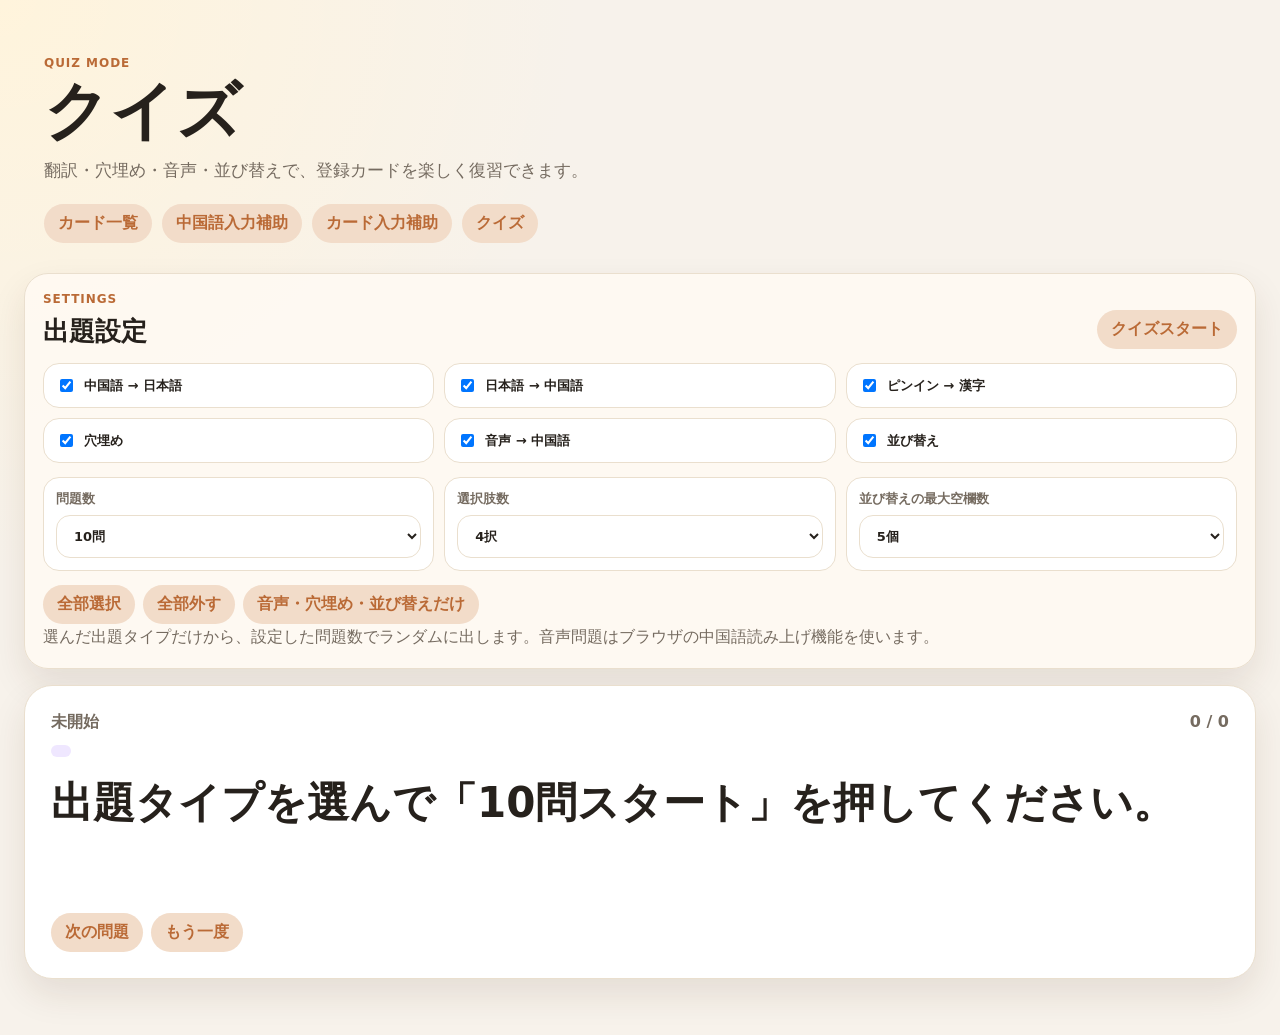
<file: quiz.html>
<!doctype html>
<html lang="ja">
<head>
  <meta charset="utf-8" />
  <meta name="viewport" content="width=device-width, initial-scale=1" />
  <title>クイズ | 中日翻訳カード</title>
  <link rel="stylesheet" href="style.css" />
</head>
<body>
  <header class="site-header">
    <div>
      <p class="eyebrow">Quiz Mode</p>
      <h1>クイズ</h1>
      <p class="lead">翻訳・穴埋め・音声・並び替えで、登録カードを楽しく復習できます。</p>
      <nav class="page-nav" aria-label="ページ移動">
        <a href="index.html">カード一覧</a>
        <a href="input.html">中国語入力補助</a>
        <a href="card-input.html">カード入力補助</a>
        <a href="quiz.html">クイズ</a>
      </nav>
    </div>
  </header>

  <main class="layout quiz-layout">
    <section class="input-page-panel quiz-settings">
      <div class="section-heading">
        <div>
          <p class="eyebrow">Settings</p>
          <h2>出題設定</h2>
        </div>
        <button id="startQuizButton" type="button">クイズスタート</button>
      </div>

      <div class="quiz-type-grid">
        <label class="quiz-check"><input type="checkbox" name="quizType" value="zhToJa" checked /> 中国語 → 日本語</label>
        <label class="quiz-check"><input type="checkbox" name="quizType" value="jaToZh" checked /> 日本語 → 中国語</label>
        <label class="quiz-check"><input type="checkbox" name="quizType" value="pinyinToZh" checked /> ピンイン → 漢字</label>
        <label class="quiz-check"><input type="checkbox" name="quizType" value="blank" checked /> 穴埋め</label>
        <label class="quiz-check"><input type="checkbox" name="quizType" value="audio" checked /> 音声 → 中国語</label>
        <label class="quiz-check"><input type="checkbox" name="quizType" value="order" checked /> 並び替え</label>
      </div>

      <div class="quiz-option-row">
        <label>
          問題数
          <select id="questionCountSelect">
            <option value="5">5問</option>
            <option value="10" selected>10問</option>
            <option value="15">15問</option>
            <option value="20">20問</option>
          </select>
        </label>

        <label>
          選択肢数
          <select id="choiceCountSelect">
            <option value="3">3択</option>
            <option value="4" selected>4択</option>
            <option value="5">5択</option>
            <option value="6">6択</option>
          </select>
        </label>

        <label>
          並び替えの最大空欄数
          <select id="orderMaxSelect">
            <option value="3">3個</option>
            <option value="4">4個</option>
            <option value="5" selected>5個</option>
            <option value="6">6個</option>
            <option value="8">8個</option>
          </select>
        </label>
      </div>

      <div class="helper-buttons">
        <button id="selectAllTypesButton" type="button">全部選択</button>
        <button id="clearTypesButton" type="button">全部外す</button>
        <button id="selectFunTypesButton" type="button">音声・穴埋め・並び替えだけ</button>
      </div>

      <p class="helper-note">
        選んだ出題タイプだけから、設定した問題数でランダムに出します。音声問題はブラウザの中国語読み上げ機能を使います。
      </p>
    </section>

    <section class="quiz-card">
      <div class="quiz-progress">
        <span id="progressText">未開始</span>
        <span id="scoreText">0 / 0</span>
      </div>

      <p id="questionType" class="quiz-type-label"></p>
      <h2 id="questionText" class="quiz-question">出題タイプを選んで「10問スタート」を押してください。</h2>

      <div id="audioControls" class="helper-buttons quiz-audio-controls is-hidden">
        <button id="playAudioButton" type="button">音声を再生</button>
      </div>

      <div id="choices" class="quiz-choices"></div>
      <div id="orderArea" class="order-area is-hidden"></div>

      <p id="resultText" class="quiz-result"></p>

      <div class="helper-buttons quiz-actions">
        <button id="nextQuestionButton" type="button" disabled>次の問題</button>
        <button id="restartButton" type="button">もう一度</button>
      </div>
    </section>

    <section id="reviewPanel" class="input-page-panel is-hidden">
      <div class="section-heading">
        <div>
          <p class="eyebrow">Review</p>
          <h2>間違えた問題</h2>
        </div>
      </div>
      <div id="wrongList" class="wrong-list"></div>
    </section>
  </main>

  <script src="quiz.js"></script>
</body>
</html>
</file>
<file: style.css>
* { box-sizing: border-box; }

:root {
  color-scheme: light;
  --bg: #f7f2eb;
  --panel: #fffaf3;
  --card: #ffffff;
  --text: #26211c;
  --muted: #756b60;
  --line: #eadfce;
  --accent: #ba6a36;
  --accent-soft: #f2dcc9;
  --purple-soft: #efe7ff;
  --purple: #59409a;
  --green-soft: #e8f5e9;
  --green: #2f6f3e;
  --blue-soft: #eef7ff;
  --blue: #2e5878;
  --shadow: 0 16px 35px rgba(70, 44, 21, 0.10);
}

html { scroll-behavior: smooth; }

body {
  margin: 0;
  font-family: system-ui, -apple-system, BlinkMacSystemFont, "Hiragino Sans", "Yu Gothic", sans-serif;
  background: radial-gradient(circle at top left, #fff4dc 0, transparent 35%), var(--bg);
  color: var(--text);
}

.site-header {
  padding: 56px 24px 30px;
  max-width: 1240px;
  margin: 0 auto;
}

.eyebrow {
  margin: 0 0 8px;
  color: var(--accent);
  font-weight: 700;
  letter-spacing: 0.08em;
  text-transform: uppercase;
  font-size: 12px;
}

h1 {
  margin: 0;
  font-size: clamp(34px, 6vw, 64px);
  line-height: 1.05;
}

.lead {
  margin: 14px 0 0;
  color: var(--muted);
  font-size: 17px;
}

.layout {
  max-width: 1640px;
  margin: 0 auto;
  padding: 0 24px 56px;
}

.tools,
.controls {
  background: rgba(255, 250, 243, 0.9);
  border: 1px solid var(--line);
  border-radius: 24px;
  box-shadow: var(--shadow);
  padding: 18px;
}

.tools {
  margin-bottom: 16px;
}

summary {
  cursor: pointer;
  font-weight: 900;
  color: var(--accent);
}

.input-helper {
  display: grid;
  gap: 14px;
  margin-top: 16px;
}

textarea {
  width: 100%;
  resize: vertical;
  border: 1px solid var(--line);
  border-radius: 16px;
  padding: 12px 13px;
  font: inherit;
  background: white;
  color: var(--text);
}

.helper-buttons,
.audio-row,
.quick-chars {
  display: flex;
  flex-wrap: wrap;
  gap: 8px;
}

.helper-note {
  margin: 0;
  color: var(--muted);
  line-height: 1.6;
}

.quick-char {
  border: 1px solid var(--line);
  background: white;
  color: var(--text);
  min-width: 38px;
  padding: 8px 10px;
}

.controls {
  display: grid;
  gap: 14px;
  grid-template-columns: 2fr repeat(4, 1fr) auto;
  align-items: end;
}

label {
  display: grid;
  gap: 7px;
  color: var(--muted);
  font-size: 13px;
  font-weight: 700;
}

input, select, button { font: inherit; }

input[type="search"], select {
  width: 100%;
  border: 1px solid var(--line);
  border-radius: 14px;
  padding: 12px 13px;
  background: white;
  color: var(--text);
}

.checkbox-row {
  display: flex;
  gap: 8px;
  align-items: center;
  min-height: 44px;
  color: var(--text);
}

.summary {
  display: flex;
  justify-content: space-between;
  align-items: center;
  margin: 22px 4px 14px;
  color: var(--muted);
}

#countText { font-weight: 700; }

button {
  border: 0;
  border-radius: 999px;
  padding: 9px 14px;
  color: var(--accent);
  background: var(--accent-soft);
  cursor: pointer;
  font-weight: 700;
}

button:hover { filter: brightness(0.98); }

.cards {
  display: grid;
  gap: 16px;
  grid-template-columns: repeat(4, minmax(0, 1fr));
}

.card {
  background: var(--card);
  border: 1px solid var(--line);
  border-radius: 24px;
  padding: 20px;
  box-shadow: var(--shadow);
  min-height: 280px;
  scroll-margin-top: 20px;
  transition: box-shadow 0.25s ease, transform 0.25s ease, border-color 0.25s ease;
}

.card.is-sentence { grid-column: span 2; }

.card.is-highlighted {
  border-color: var(--accent);
  box-shadow: 0 0 0 5px var(--accent-soft), var(--shadow);
  transform: translateY(-2px);
}

.card-top {
  display: flex;
  justify-content: space-between;
  gap: 10px;
  margin-bottom: 14px;
}

.badges, .tags, .contains {
  display: flex;
  flex-wrap: wrap;
  gap: 7px;
}

.type, .category, .status, .speaker-badge, .word-chip, .tag {
  display: inline-flex;
  align-items: center;
  border-radius: 999px;
  padding: 5px 9px;
  font-size: 12px;
  font-weight: 700;
}

.type { background: var(--purple-soft); color: var(--purple); }
.category { background: #f6eadc; color: #8a4d21; }
.speaker-badge { background: var(--green-soft); color: var(--green); }
.speaker-badge:empty { display: none; }
.status { background: #f3f3f3; color: var(--muted); white-space: nowrap; }
.status.needs-check { background: #fff0c2; color: #7a5400; }

.text-block { margin-top: 10px; }

.label {
  margin: 0 0 4px;
  color: var(--muted);
  font-size: 12px;
  font-weight: 800;
  letter-spacing: 0.04em;
}

.zh {
  margin: 0;
  font-size: 30px;
  line-height: 1.35;
  white-space: pre-wrap;
}

.card.is-sentence .zh { font-size: 24px; }

.audio-row {
  margin-top: 10px;
}

.audio-row button {
  padding: 7px 10px;
  font-size: 13px;
}

.pinyin {
  margin: 8px 0 12px;
  color: var(--accent);
  font-weight: 700;
  line-height: 1.6;
  white-space: pre-wrap;
}

.pinyin:empty::after {
  content: "ピンイン未入力";
  color: var(--muted);
  font-weight: 700;
}

.translation {
  border-left: 4px solid var(--accent-soft);
  padding-left: 12px;
}

.ja {
  margin: 0;
  font-size: 20px;
  font-weight: 800;
  line-height: 1.55;
  white-space: pre-wrap;
}

.literal {
  margin: 10px 0 0;
  color: var(--muted);
  font-size: 14px;
  line-height: 1.6;
  white-space: pre-wrap;
}

.literal:not(:empty)::before {
  content: "直訳メモ: ";
  font-weight: 800;
}

.contains-block, .examples-block { margin-top: 16px; }
.contains-block.is-empty, .examples-block.is-empty { display: none; }

.word-chip {
  background: var(--blue-soft);
  color: var(--blue);
  border: 1px solid #d8e9f6;
  cursor: pointer;
}

.word-chip:hover {
  filter: brightness(0.97);
  text-decoration: underline;
}

.word-chip.is-missing {
  background: #f7f7f7;
  color: var(--muted);
  cursor: default;
  text-decoration: none;
}

.examples {
  display: grid;
  gap: 8px;
}

.example {
  border: 1px solid var(--line);
  border-radius: 16px;
  background: #fffdf8;
  padding: 10px 12px;
  cursor: pointer;
}

.example:hover { border-color: var(--accent); }

.example-zh {
  margin: 0;
  font-weight: 800;
  line-height: 1.55;
}

.example-ja {
  margin: 4px 0 0;
  color: var(--muted);
  line-height: 1.55;
}

.example-meta {
  margin: 6px 0 0;
  font-size: 12px;
  color: var(--accent);
  font-weight: 700;
}

.meta {
  display: flex;
  flex-wrap: wrap;
  gap: 8px;
  margin-top: 14px;
  color: var(--muted);
  font-size: 13px;
}

.note {
  margin: 14px 0 0;
  color: var(--muted);
  line-height: 1.65;
  white-space: pre-wrap;
}

.tags { margin-top: 16px; }

.tag {
  background: #f8f5f0;
  color: var(--muted);
  border: 1px solid var(--line);
}

.empty {
  grid-column: 1 / -1;
  background: var(--panel);
  border: 1px dashed var(--line);
  border-radius: 20px;
  padding: 28px;
  color: var(--muted);
  text-align: center;
}

@media (max-width: 1100px) {
  .controls { grid-template-columns: 1fr 1fr 1fr; }
  .cards { grid-template-columns: repeat(2, minmax(0, 1fr)); }
  .card.is-sentence { grid-column: span 2; }
}

@media (max-width: 720px) {
  .site-header { padding-top: 36px; }
  .controls, .cards { grid-template-columns: 1fr; }
  .card.is-sentence { grid-column: span 1; }
  .summary {
    align-items: flex-start;
    gap: 10px;
    flex-direction: column;
  }
}


.page-nav {
  display: flex;
  flex-wrap: wrap;
  gap: 10px;
  margin-top: 22px;
}

.page-nav a {
  display: inline-flex;
  align-items: center;
  border-radius: 999px;
  padding: 9px 14px;
  color: var(--accent);
  background: var(--accent-soft);
  text-decoration: none;
  font-weight: 800;
}

.input-page-panel {
  background: rgba(255, 250, 243, 0.9);
  border: 1px solid var(--line);
  border-radius: 24px;
  box-shadow: var(--shadow);
  padding: 18px;
  margin-bottom: 16px;
}

.section-heading {
  display: flex;
  justify-content: space-between;
  gap: 16px;
  align-items: end;
  margin-bottom: 14px;
}

.section-heading h2 {
  margin: 0;
  font-size: 26px;
}

.section-heading input {
  max-width: 320px;
}

.char-grid {
  display: grid;
  gap: 10px;
  grid-template-columns: repeat(10, minmax(0, 1fr));
}

.char-card {
  display: grid;
  gap: 3px;
  text-align: center;
  border: 1px solid var(--line);
  border-radius: 16px;
  background: white;
  color: var(--text);
  padding: 10px 6px;
  min-height: 104px;
}

.char-card-main {
  font-size: 30px;
  line-height: 1.1;
  font-weight: 900;
}

.char-card-pinyin {
  color: var(--accent);
  font-size: 12px;
  font-weight: 800;
  line-height: 1.25;
}

.char-card-meaning {
  color: var(--muted);
  font-size: 11px;
  line-height: 1.3;
}

.phrase-grid {
  margin-top: 10px;
}

@media (max-width: 980px) {
  .char-grid {
    grid-template-columns: repeat(6, minmax(0, 1fr));
  }

  .section-heading {
    align-items: stretch;
    flex-direction: column;
  }

  .section-heading input {
    max-width: none;
  }
}

@media (max-width: 560px) {
  .char-grid {
    grid-template-columns: repeat(3, minmax(0, 1fr));
  }
}


.card-input-layout {
  display: grid;
  gap: 16px;
}

.card-form {
  display: grid;
  gap: 14px;
  grid-template-columns: repeat(4, minmax(0, 1fr));
}

.card-form .wide-field {
  grid-column: 1 / -1;
}

.inline-input {
  display: grid;
  gap: 8px;
  grid-template-columns: 1fr auto;
}

.manual-contains {
  margin-top: 16px;
}

.selected-chips {
  display: flex;
  flex-wrap: wrap;
  gap: 8px;
  margin: 14px 0;
}

.contains-candidates {
  display: grid;
  gap: 10px;
  grid-template-columns: repeat(4, minmax(0, 1fr));
  margin-top: 14px;
}

.contains-choice {
  display: grid;
  gap: 4px;
  text-align: left;
  border: 1px solid var(--line);
  border-radius: 16px;
  background: white;
  color: var(--text);
  padding: 11px 12px;
}

.contains-choice.is-selected {
  border-color: var(--accent);
  box-shadow: 0 0 0 4px var(--accent-soft);
}

.contains-choice-zh {
  font-size: 22px;
  font-weight: 900;
}

.contains-choice-ja {
  color: var(--text);
  font-weight: 800;
}

.contains-choice-meta {
  color: var(--muted);
  font-size: 12px;
}

.output-panel {
  position: sticky;
  /* bottom: 16px; */
}

.json-output {
  overflow: auto;
  max-height: 420px;
  margin: 0;
  border: 1px solid var(--line);
  border-radius: 18px;
  background: #2b2520;
  color: #fff7ed;
  padding: 16px;
  line-height: 1.55;
  font-size: 13px;
}

.preview-card {
  margin-top: 14px;
  border: 1px solid var(--line);
  border-radius: 18px;
  background: white;
  padding: 16px;
}

.preview-card h3 {
  margin: 0;
  font-size: 26px;
}

.preview-card p {
  margin: 8px 0 0;
}

@media (max-width: 980px) {
  .card-form {
    grid-template-columns: repeat(2, minmax(0, 1fr));
  }

  .contains-candidates {
    grid-template-columns: repeat(2, minmax(0, 1fr));
  }

  .output-panel {
    position: static;
  }
}

@media (max-width: 620px) {
  .card-form,
  .contains-candidates,
  .inline-input {
    grid-template-columns: 1fr;
  }
}

.syntax-block,
.syntax-examples-block,
.related-block {
  margin-top: 16px;
}

.syntax-block.is-empty,
.syntax-examples-block.is-empty,
.related-block.is-empty {
  display: none;
}

.pattern {
  margin: 0;
  font-size: 22px;
  font-weight: 900;
  line-height: 1.45;
  color: var(--purple);
  white-space: pre-wrap;
}

.meaning,
.usage {
  margin: 8px 0 0;
  color: var(--muted);
  line-height: 1.65;
  white-space: pre-wrap;
}

.syntax-examples {
  display: grid;
  gap: 8px;
}

.syntax-example {
  border: 1px solid var(--line);
  border-radius: 16px;
  background: #fffdf8;
  padding: 10px 12px;
}

.related {
  display: flex;
  flex-wrap: wrap;
  gap: 7px;
}

.syntax-field {
  background: rgba(239, 231, 255, 0.35);
  border: 1px solid rgba(89, 64, 154, 0.16);
  border-radius: 16px;
  padding: 12px;
}


.quiz-layout {
  display: grid;
  gap: 16px;
}

.quiz-settings {
  margin-bottom: 0;
}

.quiz-type-grid {
  display: grid;
  gap: 10px;
  grid-template-columns: repeat(3, minmax(0, 1fr));
  margin-bottom: 14px;
}

.quiz-check {
  display: flex;
  align-items: center;
  gap: 8px;
  background: white;
  border: 1px solid var(--line);
  border-radius: 16px;
  padding: 12px;
  color: var(--text);
}

.quiz-card {
  background: var(--card);
  border: 1px solid var(--line);
  border-radius: 28px;
  box-shadow: var(--shadow);
  padding: 26px;
}

.quiz-progress {
  display: flex;
  justify-content: space-between;
  color: var(--muted);
  font-weight: 800;
  margin-bottom: 12px;
}

.quiz-type-label {
  display: inline-flex;
  border-radius: 999px;
  background: var(--purple-soft);
  color: var(--purple);
  padding: 6px 10px;
  font-weight: 900;
  font-size: 13px;
  margin: 0 0 14px;
}

.quiz-question {
  font-size: clamp(26px, 5vw, 42px);
  line-height: 1.35;
  margin: 0 0 20px;
  white-space: pre-wrap;
}

.quiz-extra {
  display: block;
  font-size: 16px;
  color: var(--muted);
  margin: 10px 0 0;
  font-weight: 600;
}

.quiz-choices {
  display: grid;
  gap: 12px;
  grid-template-columns: repeat(2, minmax(0, 1fr));
}

.quiz-choices button,
.order-choices button {
  background: white;
  border: 1px solid var(--line);
  color: var(--text);
  border-radius: 18px;
  padding: 16px;
  text-align: left;
}

.quiz-choices button:hover,
.order-choices button:hover {
  border-color: var(--accent);
}

.quiz-choices button:disabled,
.order-choices button:disabled {
  cursor: default;
  opacity: 0.8;
}

.is-correct-choice {
  background: #e8f5e9 !important;
  border-color: #84b98a !important;
}

.is-wrong-choice {
  background: #fff0f0 !important;
  border-color: #d99494 !important;
}

.quiz-result {
  min-height: 28px;
  margin: 18px 0 0;
  font-weight: 900;
}

.quiz-result.is-correct {
  color: var(--green);
}

.quiz-result.is-wrong {
  color: #a33b3b;
}

.quiz-actions,
.quiz-audio-controls {
  margin-top: 16px;
}

.order-area {
  display: grid;
  gap: 12px;
}

.order-selected {
  min-height: 52px;
  border: 1px dashed var(--line);
  border-radius: 18px;
  background: #fffdf8;
  padding: 14px;
  color: var(--muted);
  font-weight: 800;
}

.order-choices {
  display: flex;
  flex-wrap: wrap;
  gap: 10px;
}

.wrong-list {
  display: grid;
  gap: 10px;
}

.wrong-item {
  border: 1px solid var(--line);
  border-radius: 18px;
  background: white;
  padding: 14px;
}

.wrong-item p {
  margin: 6px 0 0;
}

.wrong-type {
  color: var(--accent);
  font-weight: 900;
}

.is-hidden {
  display: none !important;
}

@media (max-width: 720px) {
  .quiz-type-grid,
  .quiz-choices {
    grid-template-columns: 1fr;
  }
}


.order-skeleton {
  display: flex;
  flex-wrap: wrap;
  gap: 6px;
  align-items: center;
  border: 1px solid var(--line);
  border-radius: 18px;
  background: #fffdf8;
  padding: 14px;
  line-height: 1.9;
}

.order-hint {
  color: var(--muted);
  font-weight: 800;
  white-space: pre-wrap;
}

.order-blank {
  display: inline-flex;
  align-items: center;
  justify-content: center;
  min-width: 70px;
  border-radius: 999px;
  background: var(--blue-soft);
  color: var(--blue);
  font-weight: 900;
  padding: 2px 10px;
}


.quiz-option-row {
  display: grid;
  gap: 10px;
  grid-template-columns: repeat(3, minmax(180px, 1fr));
  margin: 0 0 14px;
}

.quiz-option-row label {
  background: white;
  border: 1px solid var(--line);
  border-radius: 16px;
  padding: 12px;
}

.quiz-option-row select {
  width: 100%;
}

@media (max-width: 720px) {
  .quiz-option-row {
    grid-template-columns: 1fr;
  }
}
</file>
